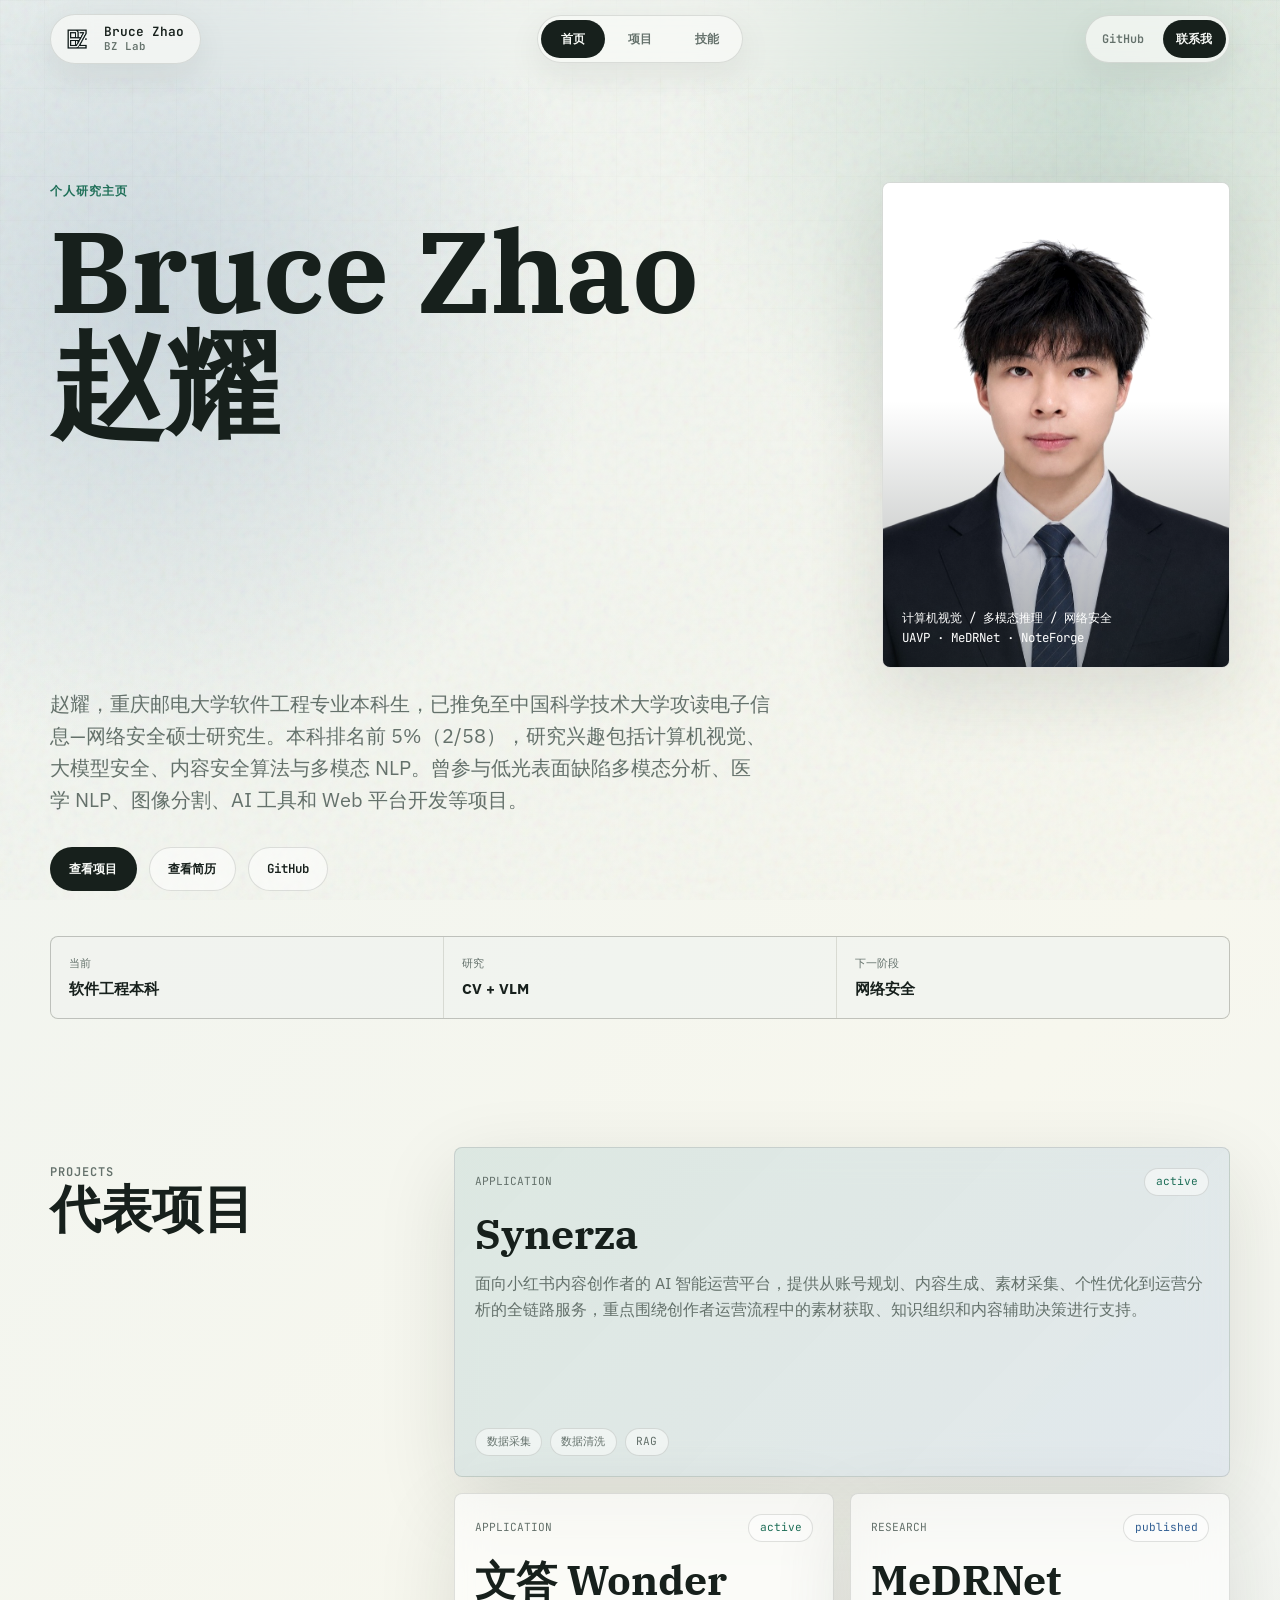
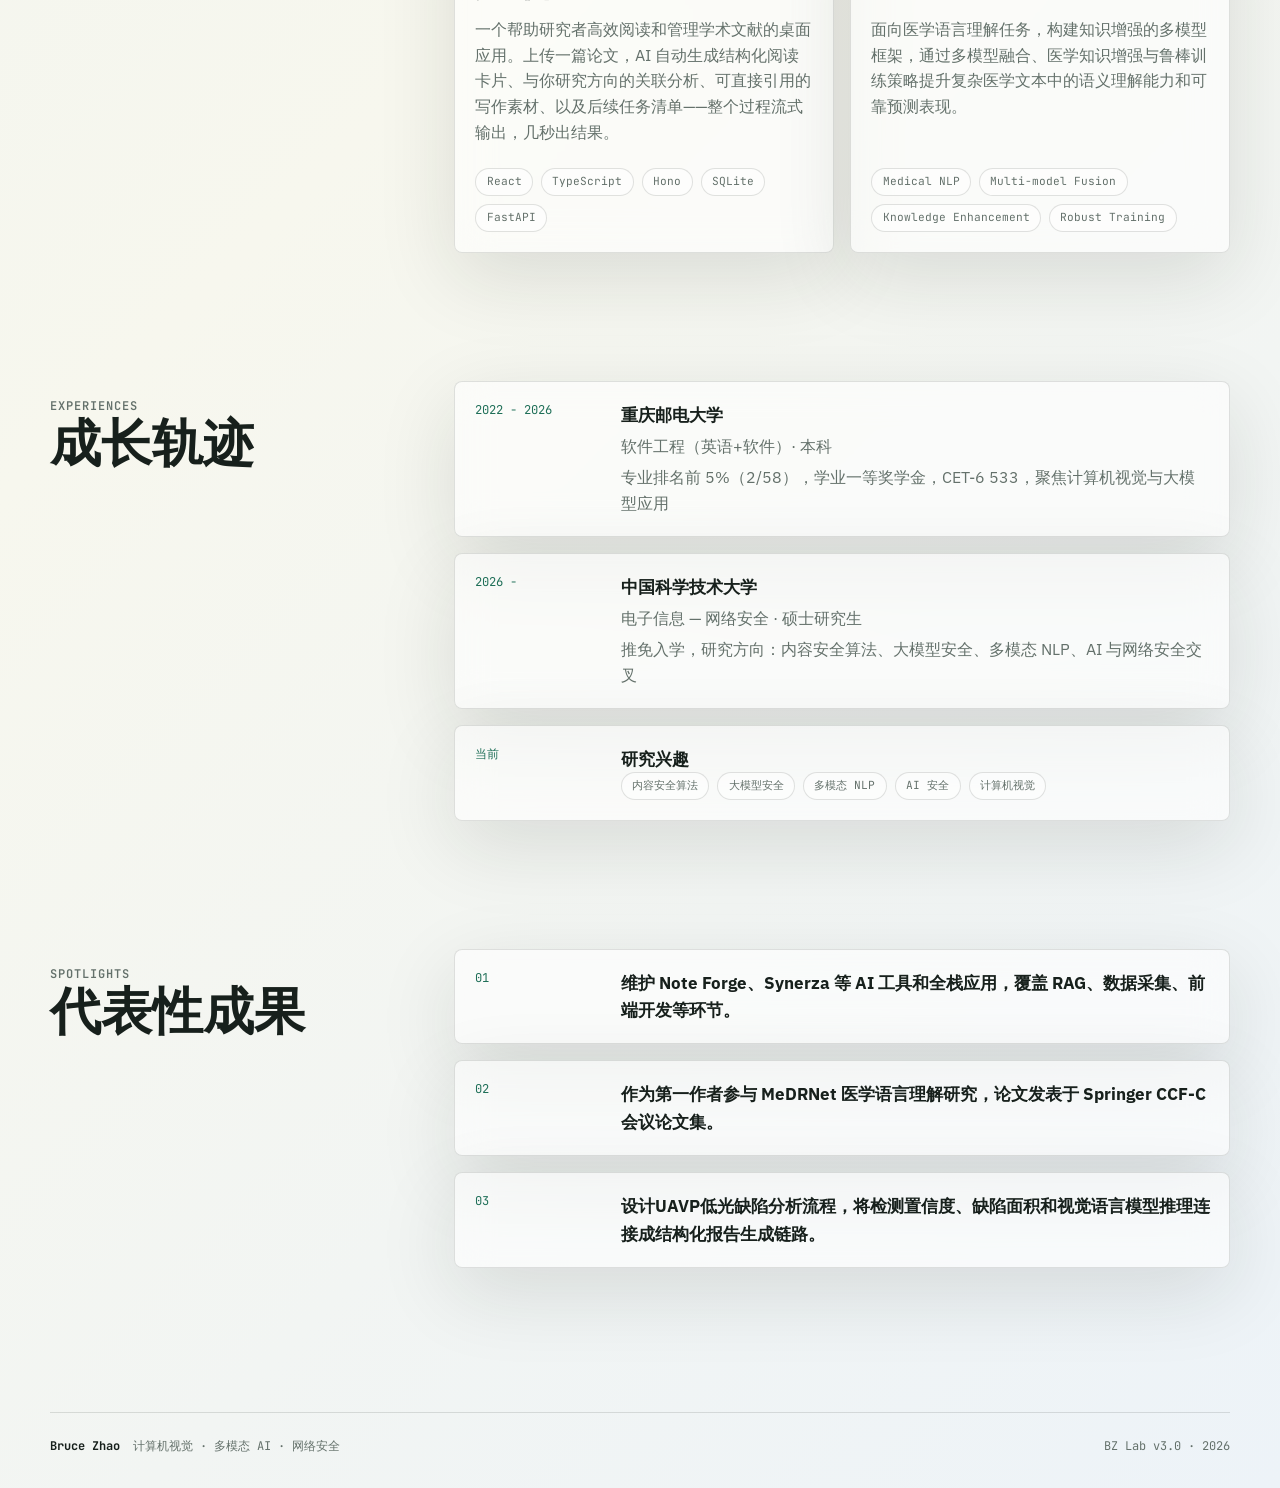
<file: index.html>
<!DOCTYPE html><html lang="zh-CN"> <head><meta charset="utf-8"><meta name="viewport" content="width=device-width, initial-scale=1.0"><meta name="description" content="赵耀，重庆邮电大学软件工程专业本科生，已推免至中国科学技术大学攻读电子信息—网络安全硕士研究生。本科排名前 5%（2/58），研究兴趣包括计算机视觉、大模型安全、内容安全算法与多模态 NLP。曾参与低光表面缺陷多模态分析、医学 NLP、图像分割、AI 工具和 Web 平台开发等项目。"><meta name="theme-color" content="#eef3f0"><meta property="og:title" content="Bruce Zhao · BZ Lab v3.0"><meta property="og:description" content="赵耀，重庆邮电大学软件工程专业本科生，已推免至中国科学技术大学攻读电子信息—网络安全硕士研究生。本科排名前 5%（2/58），研究兴趣包括计算机视觉、大模型安全、内容安全算法与多模态 NLP。曾参与低光表面缺陷多模态分析、医学 NLP、图像分割、AI 工具和 Web 平台开发等项目。"><meta property="og:type" content="website"><link rel="icon" href="/BZ_logo.png"><link rel="preconnect" href="https://fonts.googleapis.com"><link rel="preconnect" href="https://fonts.gstatic.com" crossorigin><link href="https://fonts.googleapis.com/css2?family=IBM+Plex+Sans:wght@400;500;600;700&family=IBM+Plex+Serif:wght@500;600;700&family=JetBrains+Mono:wght@400;500;600&display=swap" rel="stylesheet"><title>Bruce Zhao · BZ Lab v3.0</title><link rel="stylesheet" href="/_astro/index.DtD6YMmm.css"></head> <body> <div class="grain" aria-hidden="true"></div> <header class="site-header"> <a class="brand" href="/" aria-label="Bruce Zhao homepage"> <img src="/BZ_logo.png" alt=""> <span class="brand-text"> <span class="brand-name">Bruce Zhao</span> <span class="brand-subtitle">BZ Lab</span> </span> </a> <nav class="site-nav" aria-label="Primary navigation"> <a href="/" class="active">首页</a><a href="/projects" class>项目</a><a href="/resume" class>技能</a> </nav> <div class="header-actions"> <a class="header-link" href="https://github.com/BZ2116" target="_blank" rel="noopener noreferrer">GitHub</a> <a class="header-link primary" href="mailto:zhaoyao_2116@163.com">联系我</a> </div> </header> <main>  <section class="section hero"> <div class="hero-content"> <div class="hero-top"> <div class="hero-intro"> <p class="eyebrow">个人研究主页</p> <h1 class="hero-title">Bruce Zhao<br>赵耀</h1> </div> <aside class="panel hero-visual"> <img src="/img/BZ/26_1寸.jpg" alt="Bruce Zhao portrait"> <div class="visual-caption"> 计算机视觉 / 多模态推理 / 网络安全<br> UAVP · MeDRNet · NoteForge </div> </aside> </div> <p class="lead">赵耀，重庆邮电大学软件工程专业本科生，已推免至中国科学技术大学攻读电子信息—网络安全硕士研究生。本科排名前 5%（2/58），研究兴趣包括计算机视觉、大模型安全、内容安全算法与多模态 NLP。曾参与低光表面缺陷多模态分析、医学 NLP、图像分割、AI 工具和 Web 平台开发等项目。</p> <div class="button-row"> <a class="button primary" href="/projects">查看项目</a> <a class="button" href="/resume">查看简历</a> <a class="button" href="https://github.com/BZ2116" target="_blank" rel="noopener noreferrer">GitHub</a> </div> <div class="hero-meta" aria-label="Profile summary"> <div> <span>当前</span> <strong>软件工程本科</strong> </div> <div> <span>研究</span> <strong>CV + VLM</strong> </div> <div> <span>下一阶段</span> <strong>网络安全</strong> </div> </div> </div> </section> <section class="section split"> <div class="section-heading"> <p class="eyebrow">Projects</p> <h2>代表项目</h2> </div> <div class="work-grid"> <a href="/projects/synerza" class="project-card featured"> <div class="project-card-top"> <span class="project-kind">application</span> <span class="status active">active</span> </div> <h3>Synerza</h3> <p>面向小红书内容创作者的 AI 智能运营平台，提供从账号规划、内容生成、素材采集、个性优化到运营分析的全链路服务，重点围绕创作者运营流程中的素材获取、知识组织和内容辅助决策进行支持。</p> <div class="tag-list"> <span class="tag">数据采集</span><span class="tag">数据清洗</span><span class="tag">RAG</span> </div> </a><a href="/projects/wonder" class="project-card "> <div class="project-card-top"> <span class="project-kind">application</span> <span class="status active">active</span> </div> <h3>文答 Wonder</h3> <p>一个帮助研究者高效阅读和管理学术文献的桌面应用。上传一篇论文，AI 自动生成结构化阅读卡片、与你研究方向的关联分析、可直接引用的写作素材、以及后续任务清单——整个过程流式输出，几秒出结果。</p> <div class="tag-list"> <span class="tag">React</span><span class="tag">TypeScript</span><span class="tag">Hono</span><span class="tag">SQLite</span><span class="tag">FastAPI</span> </div> </a><a href="/projects/medrnet" class="project-card "> <div class="project-card-top"> <span class="project-kind">research</span> <span class="status published">published</span> </div> <h3>MeDRNet</h3> <p>面向医学语言理解任务，构建知识增强的多模型框架，通过多模型融合、医学知识增强与鲁棒训练策略提升复杂医学文本中的语义理解能力和可靠预测表现。</p> <div class="tag-list"> <span class="tag">Medical NLP</span><span class="tag">Multi-model Fusion</span><span class="tag">Knowledge Enhancement</span><span class="tag">Robust Training</span> </div> </a> </div> </section> <section class="section split"> <div class="section-heading"> <p class="eyebrow">Experiences</p> <h2>成长轨迹</h2> </div> <div class="timeline"> <article class="panel timeline-item"> <time>2022 - 2026</time> <div> <h3>重庆邮电大学</h3> <p>软件工程（英语+软件）· 本科</p> <p>专业排名前 5%（2/58），学业一等奖学金，CET-6 533，聚焦计算机视觉与大模型应用</p> </div> </article><article class="panel timeline-item"> <time>2026 -</time> <div> <h3>中国科学技术大学</h3> <p>电子信息 — 网络安全 · 硕士研究生</p> <p>推免入学，研究方向：内容安全算法、大模型安全、多模态 NLP、AI 与网络安全交叉</p> </div> </article> <article class="panel timeline-item"> <time>当前</time> <div> <h3>研究兴趣</h3> <div class="tag-list"> <span class="tag">内容安全算法</span><span class="tag">大模型安全</span><span class="tag">多模态 NLP</span><span class="tag">AI 安全</span><span class="tag">计算机视觉</span> </div> </div> </article> </div> </section> <section class="section split"> <div class="section-heading"> <p class="eyebrow">Spotlights</p> <h2>代表性成果</h2> </div> <div class="timeline"> <article class="panel timeline-item"> <time>01</time> <div> <h3>维护 Note Forge、Synerza 等 AI 工具和全栈应用，覆盖 RAG、数据采集、前端开发等环节。</h3> </div> </article><article class="panel timeline-item"> <time>02</time> <div> <h3>作为第一作者参与 MeDRNet 医学语言理解研究，论文发表于 Springer CCF-C 会议论文集。</h3> </div> </article><article class="panel timeline-item"> <time>03</time> <div> <h3>设计UAVP低光缺陷分析流程，将检测置信度、缺陷面积和视觉语言模型推理连接成结构化报告生成链路。</h3> </div> </article> </div> </section>  </main> <footer class="site-footer"> <div> <strong>Bruce Zhao</strong> <span>计算机视觉 · 多模态 AI · 网络安全</span> </div> <span>BZ Lab v3.0 · 2026</span> </footer> </body></html>
</file>
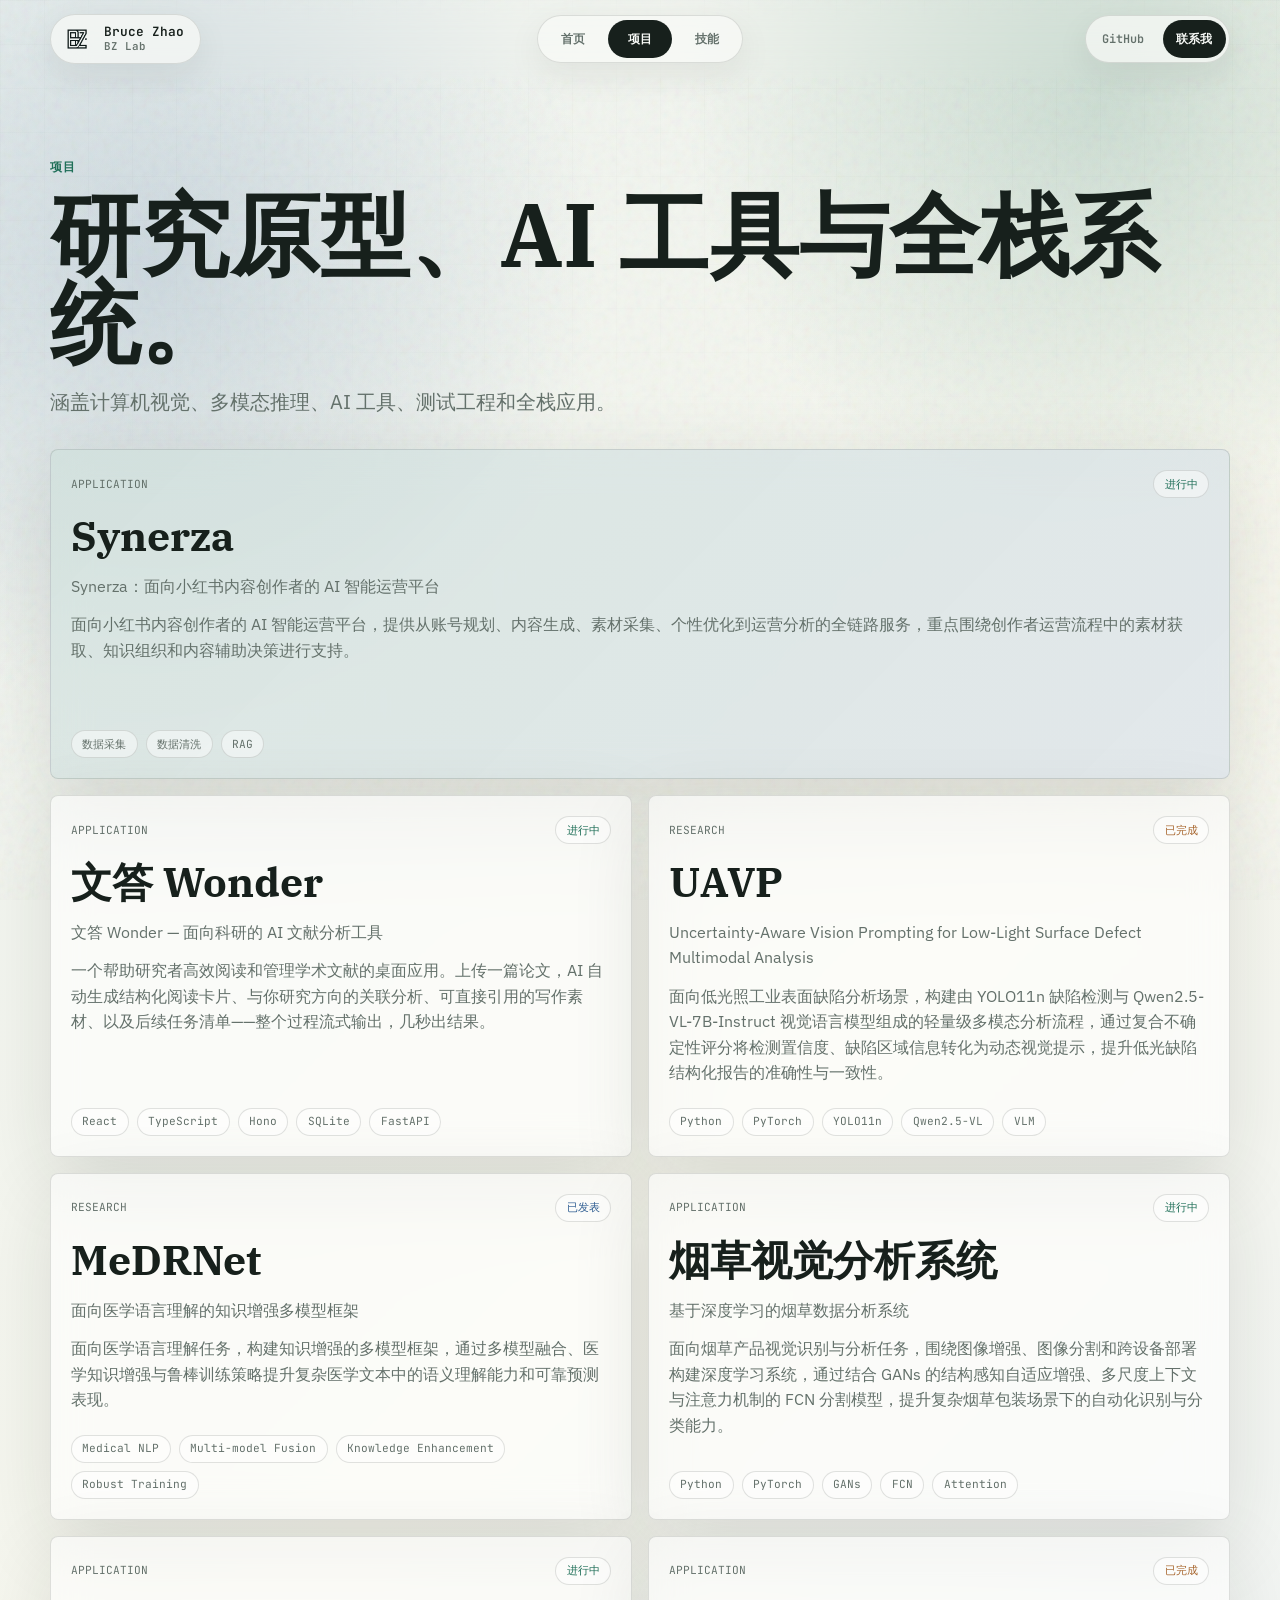
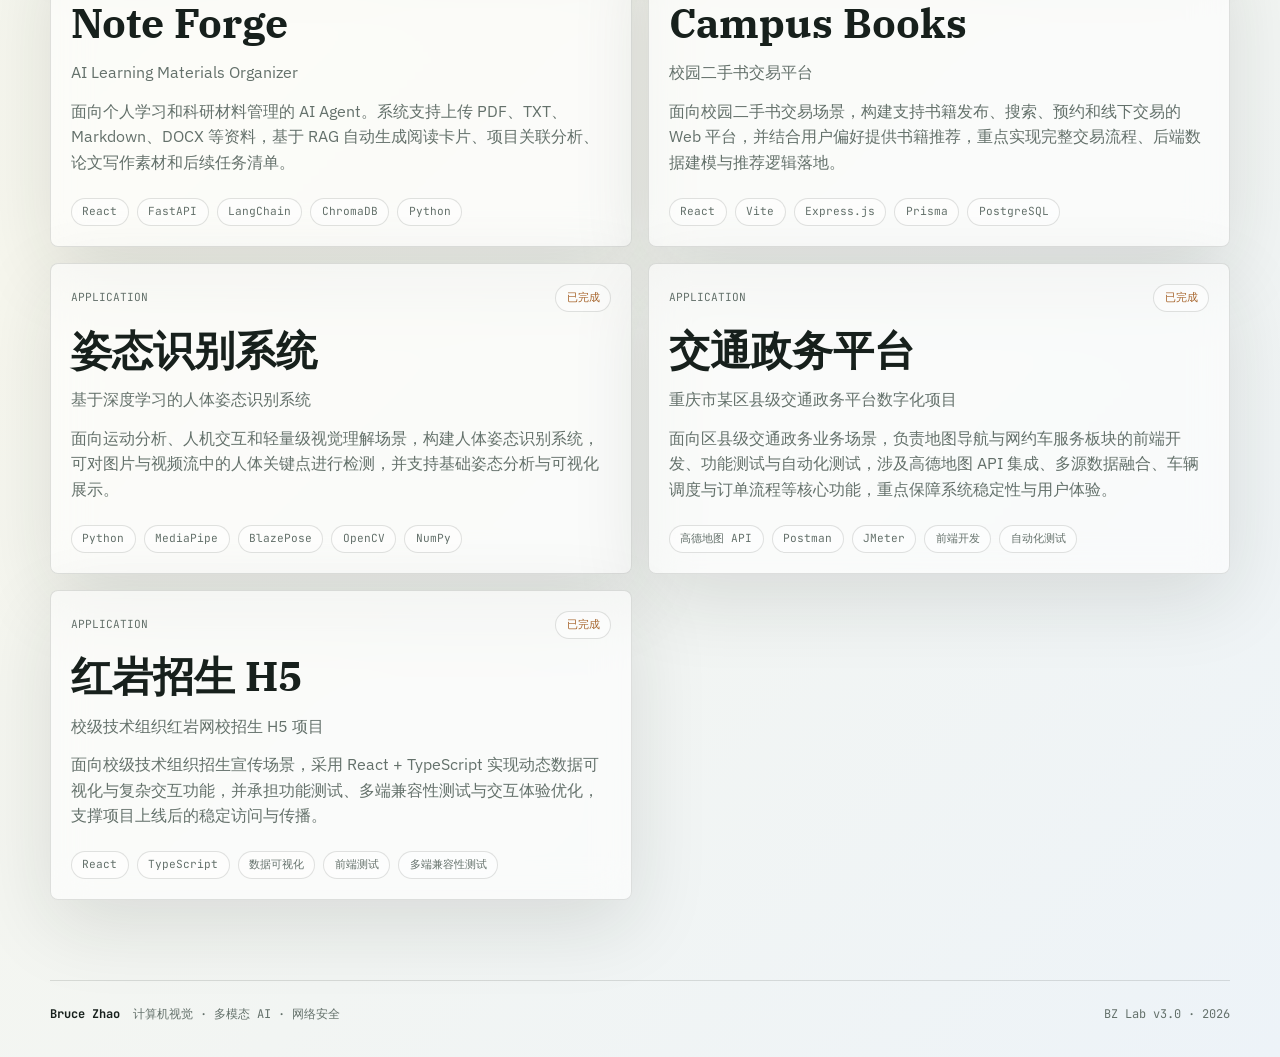
<file: projects/index.html>
<!DOCTYPE html><html lang="zh-CN"> <head><meta charset="utf-8"><meta name="viewport" content="width=device-width, initial-scale=1.0"><meta name="description" content="Bruce Zhao's personal homepage for computer vision, multimodal AI, and cybersecurity research."><meta name="theme-color" content="#eef3f0"><meta property="og:title" content="Projects · Bruce Zhao"><meta property="og:description" content="Bruce Zhao's personal homepage for computer vision, multimodal AI, and cybersecurity research."><meta property="og:type" content="website"><link rel="icon" href="/BZ_logo.png"><link rel="preconnect" href="https://fonts.googleapis.com"><link rel="preconnect" href="https://fonts.gstatic.com" crossorigin><link href="https://fonts.googleapis.com/css2?family=IBM+Plex+Sans:wght@400;500;600;700&family=IBM+Plex+Serif:wght@500;600;700&family=JetBrains+Mono:wght@400;500;600&display=swap" rel="stylesheet"><title>Projects · Bruce Zhao</title><link rel="stylesheet" href="/_astro/index.DtD6YMmm.css"></head> <body> <div class="grain" aria-hidden="true"></div> <header class="site-header"> <a class="brand" href="/" aria-label="Bruce Zhao homepage"> <img src="/BZ_logo.png" alt=""> <span class="brand-text"> <span class="brand-name">Bruce Zhao</span> <span class="brand-subtitle">BZ Lab</span> </span> </a> <nav class="site-nav" aria-label="Primary navigation"> <a href="/" class>首页</a><a href="/projects" class="active">项目</a><a href="/resume" class>技能</a> </nav> <div class="header-actions"> <a class="header-link" href="https://github.com/BZ2116" target="_blank" rel="noopener noreferrer">GitHub</a> <a class="header-link primary" href="mailto:zhaoyao_2116@163.com">联系我</a> </div> </header> <main>  <section class="section page-hero"> <p class="eyebrow">项目</p> <h1 class="page-title">研究原型、AI 工具与全栈系统。</h1> <p class="lead">涵盖计算机视觉、多模态推理、AI 工具、测试工程和全栈应用。</p> </section> <section class="section"> <div class="work-grid"> <a href="/projects/synerza" class="project-card featured">  <div class="project-card-top"> <span class="project-kind">application</span> <span class="status active">进行中</span> </div> <h3>Synerza</h3> <p>Synerza：面向小红书内容创作者的 AI 智能运营平台</p> <p>面向小红书内容创作者的 AI 智能运营平台，提供从账号规划、内容生成、素材采集、个性优化到运营分析的全链路服务，重点围绕创作者运营流程中的素材获取、知识组织和内容辅助决策进行支持。</p> <div class="tag-list"> <span class="tag">数据采集</span><span class="tag">数据清洗</span><span class="tag">RAG</span> </div> </a><a href="/projects/wonder" class="project-card ">  <div class="project-card-top"> <span class="project-kind">application</span> <span class="status active">进行中</span> </div> <h3>文答 Wonder</h3> <p>文答 Wonder — 面向科研的 AI 文献分析工具</p> <p>一个帮助研究者高效阅读和管理学术文献的桌面应用。上传一篇论文，AI 自动生成结构化阅读卡片、与你研究方向的关联分析、可直接引用的写作素材、以及后续任务清单——整个过程流式输出，几秒出结果。</p> <div class="tag-list"> <span class="tag">React</span><span class="tag">TypeScript</span><span class="tag">Hono</span><span class="tag">SQLite</span><span class="tag">FastAPI</span> </div> </a><a href="/projects/uavp" class="project-card ">  <div class="project-card-top"> <span class="project-kind">research</span> <span class="status completed">已完成</span> </div> <h3>UAVP</h3> <p>Uncertainty-Aware Vision Prompting for Low-Light Surface Defect Multimodal Analysis</p> <p>面向低光照工业表面缺陷分析场景，构建由 YOLO11n 缺陷检测与 Qwen2.5-VL-7B-Instruct 视觉语言模型组成的轻量级多模态分析流程，通过复合不确定性评分将检测置信度、缺陷区域信息转化为动态视觉提示，提升低光缺陷结构化报告的准确性与一致性。</p> <div class="tag-list"> <span class="tag">Python</span><span class="tag">PyTorch</span><span class="tag">YOLO11n</span><span class="tag">Qwen2.5-VL</span><span class="tag">VLM</span> </div> </a><a href="/projects/medrnet" class="project-card ">  <div class="project-card-top"> <span class="project-kind">research</span> <span class="status published">已发表</span> </div> <h3>MeDRNet</h3> <p>面向医学语言理解的知识增强多模型框架</p> <p>面向医学语言理解任务，构建知识增强的多模型框架，通过多模型融合、医学知识增强与鲁棒训练策略提升复杂医学文本中的语义理解能力和可靠预测表现。</p> <div class="tag-list"> <span class="tag">Medical NLP</span><span class="tag">Multi-model Fusion</span><span class="tag">Knowledge Enhancement</span><span class="tag">Robust Training</span> </div> </a><a href="/projects/tobacco-vision" class="project-card ">  <div class="project-card-top"> <span class="project-kind">application</span> <span class="status active">进行中</span> </div> <h3>烟草视觉分析系统</h3> <p>基于深度学习的烟草数据分析系统</p> <p>面向烟草产品视觉识别与分析任务，围绕图像增强、图像分割和跨设备部署构建深度学习系统，通过结合 GANs 的结构感知自适应增强、多尺度上下文与注意力机制的 FCN 分割模型，提升复杂烟草包装场景下的自动化识别与分类能力。</p> <div class="tag-list"> <span class="tag">Python</span><span class="tag">PyTorch</span><span class="tag">GANs</span><span class="tag">FCN</span><span class="tag">Attention</span> </div> </a><a href="/projects/note-forge" class="project-card ">  <div class="project-card-top"> <span class="project-kind">application</span> <span class="status active">进行中</span> </div> <h3>Note Forge</h3> <p>AI Learning Materials Organizer</p> <p>面向个人学习和科研材料管理的 AI Agent。系统支持上传 PDF、TXT、Markdown、DOCX 等资料，基于 RAG 自动生成阅读卡片、项目关联分析、论文写作素材和后续任务清单。</p> <div class="tag-list"> <span class="tag">React</span><span class="tag">FastAPI</span><span class="tag">LangChain</span><span class="tag">ChromaDB</span><span class="tag">Python</span> </div> </a><a href="/projects/campus-books" class="project-card ">  <div class="project-card-top"> <span class="project-kind">application</span> <span class="status completed">已完成</span> </div> <h3>Campus Books</h3> <p>校园二手书交易平台</p> <p>面向校园二手书交易场景，构建支持书籍发布、搜索、预约和线下交易的 Web 平台，并结合用户偏好提供书籍推荐，重点实现完整交易流程、后端数据建模与推荐逻辑落地。</p> <div class="tag-list"> <span class="tag">React</span><span class="tag">Vite</span><span class="tag">Express.js</span><span class="tag">Prisma</span><span class="tag">PostgreSQL</span> </div> </a><a href="/projects/pose-recognition" class="project-card ">  <div class="project-card-top"> <span class="project-kind">application</span> <span class="status completed">已完成</span> </div> <h3>姿态识别系统</h3> <p>基于深度学习的人体姿态识别系统</p> <p>面向运动分析、人机交互和轻量级视觉理解场景，构建人体姿态识别系统，可对图片与视频流中的人体关键点进行检测，并支持基础姿态分析与可视化展示。</p> <div class="tag-list"> <span class="tag">Python</span><span class="tag">MediaPipe</span><span class="tag">BlazePose</span><span class="tag">OpenCV</span><span class="tag">NumPy</span> </div> </a><a href="/projects/transport-gov" class="project-card ">  <div class="project-card-top"> <span class="project-kind">application</span> <span class="status completed">已完成</span> </div> <h3>交通政务平台</h3> <p>重庆市某区县级交通政务平台数字化项目</p> <p>面向区县级交通政务业务场景，负责地图导航与网约车服务板块的前端开发、功能测试与自动化测试，涉及高德地图 API 集成、多源数据融合、车辆调度与订单流程等核心功能，重点保障系统稳定性与用户体验。</p> <div class="tag-list"> <span class="tag">高德地图 API</span><span class="tag">Postman</span><span class="tag">JMeter</span><span class="tag">前端开发</span><span class="tag">自动化测试</span> </div> </a><a href="/projects/hongyan-h5" class="project-card ">  <div class="project-card-top"> <span class="project-kind">application</span> <span class="status completed">已完成</span> </div> <h3>红岩招生 H5</h3> <p>校级技术组织红岩网校招生 H5 项目</p> <p>面向校级技术组织招生宣传场景，采用 React + TypeScript 实现动态数据可视化与复杂交互功能，并承担功能测试、多端兼容性测试与交互体验优化，支撑项目上线后的稳定访问与传播。</p> <div class="tag-list"> <span class="tag">React</span><span class="tag">TypeScript</span><span class="tag">数据可视化</span><span class="tag">前端测试</span><span class="tag">多端兼容性测试</span> </div> </a> </div> </section>  </main> <footer class="site-footer"> <div> <strong>Bruce Zhao</strong> <span>计算机视觉 · 多模态 AI · 网络安全</span> </div> <span>BZ Lab v3.0 · 2026</span> </footer> </body></html>
</file>
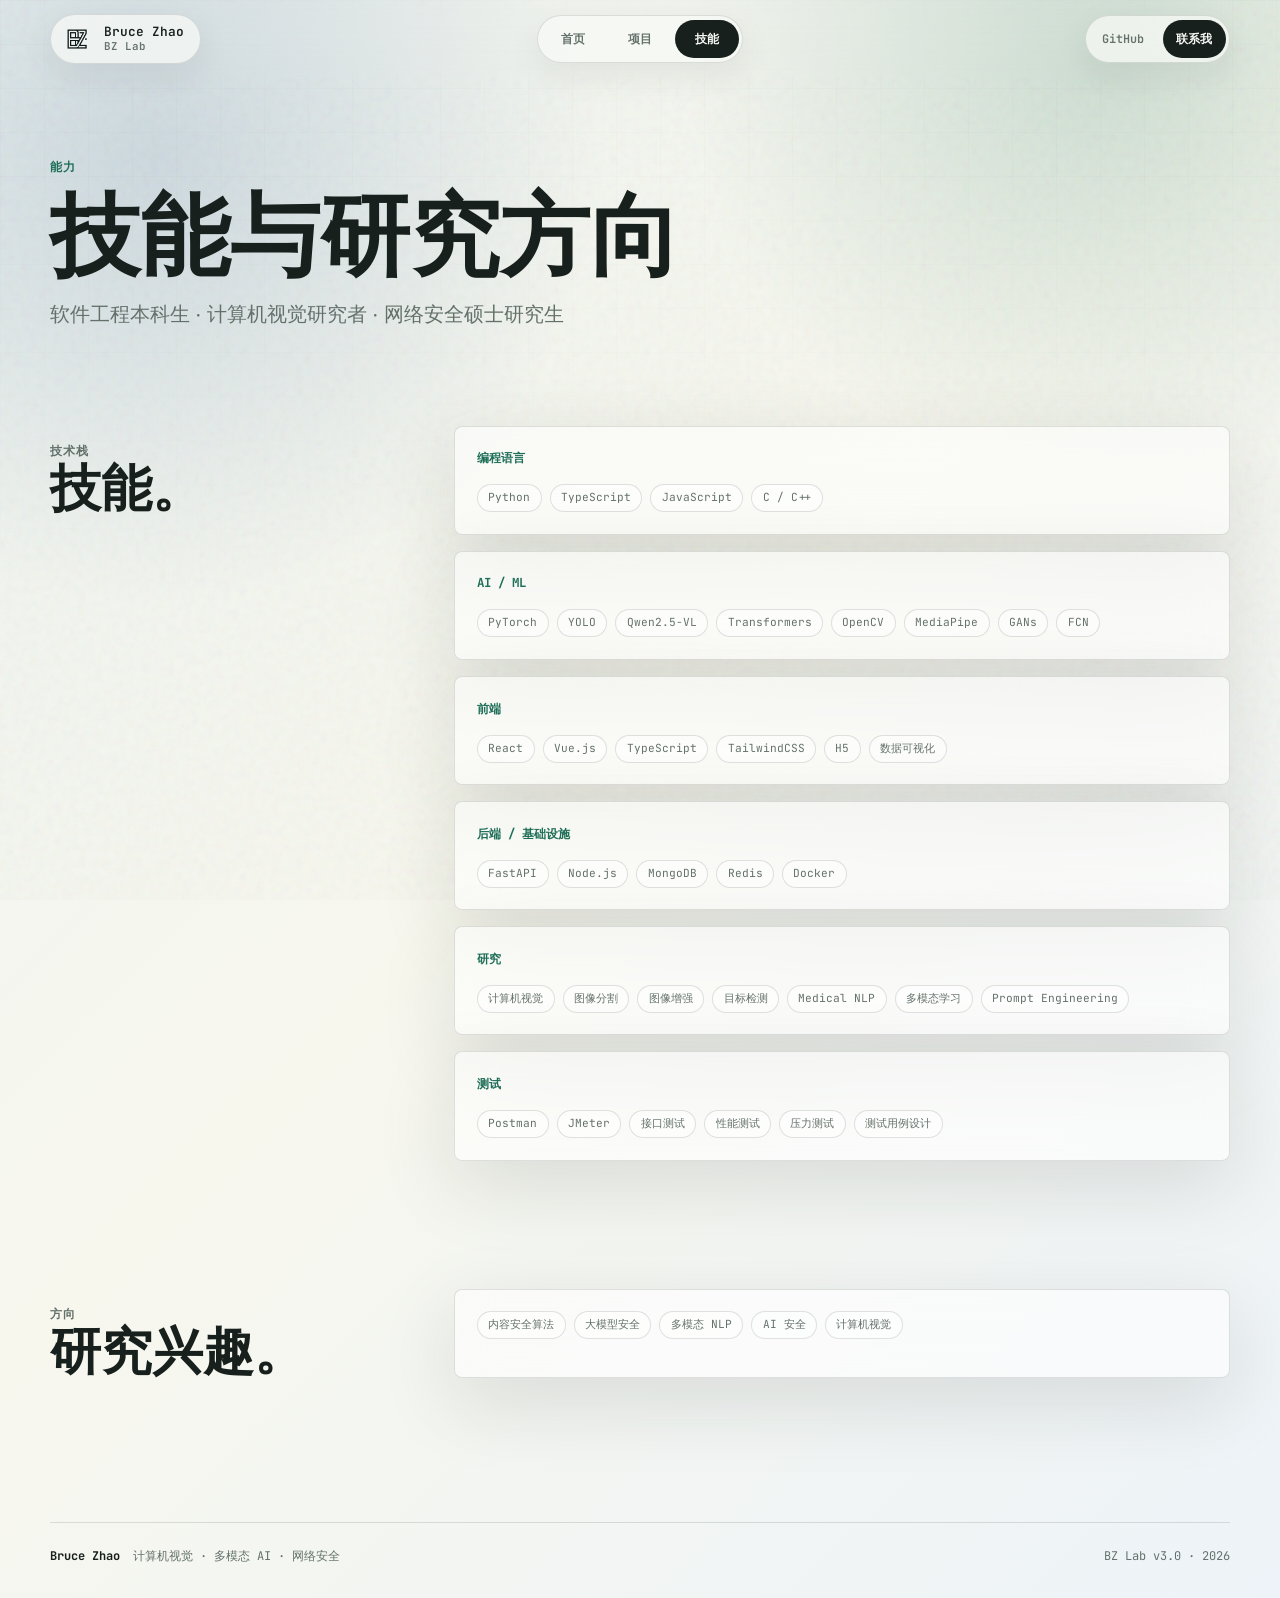
<file: resume/index.html>
<!DOCTYPE html><html lang="zh-CN"> <head><meta charset="utf-8"><meta name="viewport" content="width=device-width, initial-scale=1.0"><meta name="description" content="技术栈与研究方向"><meta name="theme-color" content="#eef3f0"><meta property="og:title" content="技能 · Bruce Zhao"><meta property="og:description" content="技术栈与研究方向"><meta property="og:type" content="website"><link rel="icon" href="/BZ_logo.png"><link rel="preconnect" href="https://fonts.googleapis.com"><link rel="preconnect" href="https://fonts.gstatic.com" crossorigin><link href="https://fonts.googleapis.com/css2?family=IBM+Plex+Sans:wght@400;500;600;700&family=IBM+Plex+Serif:wght@500;600;700&family=JetBrains+Mono:wght@400;500;600&display=swap" rel="stylesheet"><title>技能 · Bruce Zhao</title><link rel="stylesheet" href="/_astro/index.DtD6YMmm.css"></head> <body> <div class="grain" aria-hidden="true"></div> <header class="site-header"> <a class="brand" href="/" aria-label="Bruce Zhao homepage"> <img src="/BZ_logo.png" alt=""> <span class="brand-text"> <span class="brand-name">Bruce Zhao</span> <span class="brand-subtitle">BZ Lab</span> </span> </a> <nav class="site-nav" aria-label="Primary navigation"> <a href="/" class>首页</a><a href="/projects" class>项目</a><a href="/resume" class="active">技能</a> </nav> <div class="header-actions"> <a class="header-link" href="https://github.com/BZ2116" target="_blank" rel="noopener noreferrer">GitHub</a> <a class="header-link primary" href="mailto:zhaoyao_2116@163.com">联系我</a> </div> </header> <main>  <section class="section page-hero"> <p class="eyebrow">能力</p> <h1 class="page-title">技能与研究方向</h1> <p class="lead">软件工程本科生 · 计算机视觉研究者 · 网络安全硕士研究生</p> </section> <section class="section split"> <div class="section-heading"> <p class="eyebrow">技术栈</p> <h2>技能。</h2> </div> <div class="resume-list"> <article class="resume-block"> <h2>编程语言</h2> <div class="tag-list"> <span class="tag">Python</span><span class="tag">TypeScript</span><span class="tag">JavaScript</span><span class="tag">C / C++</span> </div> </article><article class="resume-block"> <h2>AI / ML</h2> <div class="tag-list"> <span class="tag">PyTorch</span><span class="tag">YOLO</span><span class="tag">Qwen2.5-VL</span><span class="tag">Transformers</span><span class="tag">OpenCV</span><span class="tag">MediaPipe</span><span class="tag">GANs</span><span class="tag">FCN</span> </div> </article><article class="resume-block"> <h2>前端</h2> <div class="tag-list"> <span class="tag">React</span><span class="tag">Vue.js</span><span class="tag">TypeScript</span><span class="tag">TailwindCSS</span><span class="tag">H5</span><span class="tag">数据可视化</span> </div> </article><article class="resume-block"> <h2>后端 / 基础设施</h2> <div class="tag-list"> <span class="tag">FastAPI</span><span class="tag">Node.js</span><span class="tag">MongoDB</span><span class="tag">Redis</span><span class="tag">Docker</span> </div> </article><article class="resume-block"> <h2>研究</h2> <div class="tag-list"> <span class="tag">计算机视觉</span><span class="tag">图像分割</span><span class="tag">图像增强</span><span class="tag">目标检测</span><span class="tag">Medical NLP</span><span class="tag">多模态学习</span><span class="tag">Prompt Engineering</span> </div> </article><article class="resume-block"> <h2>测试</h2> <div class="tag-list"> <span class="tag">Postman</span><span class="tag">JMeter</span><span class="tag">接口测试</span><span class="tag">性能测试</span><span class="tag">压力测试</span><span class="tag">测试用例设计</span> </div> </article> </div> </section> <section class="section split"> <div class="section-heading"> <p class="eyebrow">方向</p> <h2>研究兴趣。</h2> </div> <div class="resume-list"> <article class="resume-block"> <div class="tag-list"> <span class="tag">内容安全算法</span><span class="tag">大模型安全</span><span class="tag">多模态 NLP</span><span class="tag">AI 安全</span><span class="tag">计算机视觉</span> </div> </article> </div> </section>  </main> <footer class="site-footer"> <div> <strong>Bruce Zhao</strong> <span>计算机视觉 · 多模态 AI · 网络安全</span> </div> <span>BZ Lab v3.0 · 2026</span> </footer> </body></html>
</file>
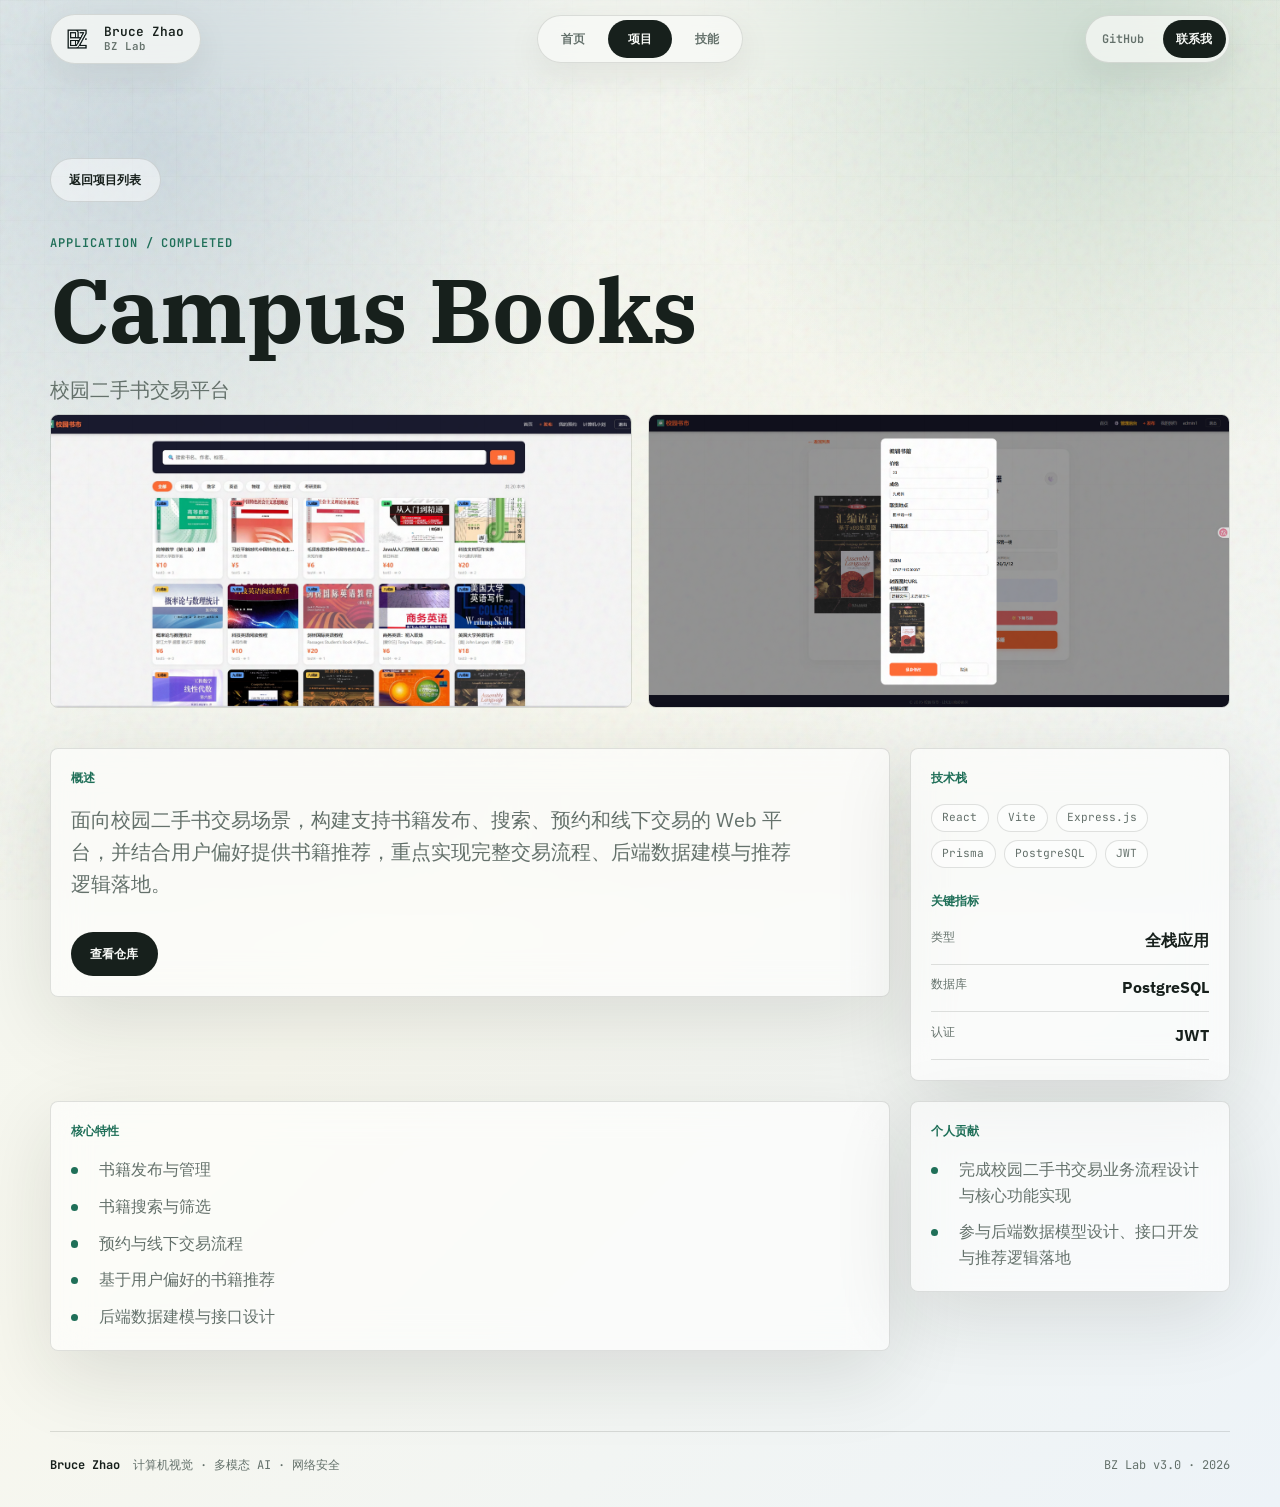
<file: projects/campus-books/index.html>
<!DOCTYPE html><html lang="zh-CN"> <head><meta charset="utf-8"><meta name="viewport" content="width=device-width, initial-scale=1.0"><meta name="description" content="面向校园二手书交易场景，构建支持书籍发布、搜索、预约和线下交易的 Web 平台，并结合用户偏好提供书籍推荐，重点实现完整交易流程、后端数据建模与推荐逻辑落地。"><meta name="theme-color" content="#eef3f0"><meta property="og:title" content="Campus Books · Bruce Zhao"><meta property="og:description" content="面向校园二手书交易场景，构建支持书籍发布、搜索、预约和线下交易的 Web 平台，并结合用户偏好提供书籍推荐，重点实现完整交易流程、后端数据建模与推荐逻辑落地。"><meta property="og:type" content="website"><link rel="icon" href="/BZ_logo.png"><link rel="preconnect" href="https://fonts.googleapis.com"><link rel="preconnect" href="https://fonts.gstatic.com" crossorigin><link href="https://fonts.googleapis.com/css2?family=IBM+Plex+Sans:wght@400;500;600;700&family=IBM+Plex+Serif:wght@500;600;700&family=JetBrains+Mono:wght@400;500;600&display=swap" rel="stylesheet"><title>Campus Books · Bruce Zhao</title><link rel="stylesheet" href="/_astro/index.DtD6YMmm.css"></head> <body> <div class="grain" aria-hidden="true"></div> <header class="site-header"> <a class="brand" href="/" aria-label="Bruce Zhao homepage"> <img src="/BZ_logo.png" alt=""> <span class="brand-text"> <span class="brand-name">Bruce Zhao</span> <span class="brand-subtitle">BZ Lab</span> </span> </a> <nav class="site-nav" aria-label="Primary navigation"> <a href="/" class>首页</a><a href="/projects" class="active">项目</a><a href="/resume" class>技能</a> </nav> <div class="header-actions"> <a class="header-link" href="https://github.com/BZ2116" target="_blank" rel="noopener noreferrer">GitHub</a> <a class="header-link primary" href="mailto:zhaoyao_2116@163.com">联系我</a> </div> </header> <main>  <section class="section page-hero compact"> <a class="button" href="/projects">返回项目列表</a> <p class="eyebrow" style="margin-top: 2rem;">application / completed</p> <h1 class="page-title">Campus Books</h1> <p class="lead">校园二手书交易平台</p> </section> <section class="section project-gallery"> <img src="/img/projects/11.png" alt="Campus Books 项目截图" loading="lazy"><img src="/img/projects/12.png" alt="Campus Books 项目截图" loading="lazy"> </section><section class="section project-page-grid"> <article class="detail-card"> <h2>概述</h2> <p class="lead" style="margin-top: 0;">面向校园二手书交易场景，构建支持书籍发布、搜索、预约和线下交易的 Web 平台，并结合用户偏好提供书籍推荐，重点实现完整交易流程、后端数据建模与推荐逻辑落地。</p> <div class="button-row"> <a class="button primary" href="https://github.com/BZ2116/campus-books" target="_blank" rel="noopener noreferrer"> 查看仓库 </a> </div> </article> <aside class="detail-card"> <h2>技术栈</h2> <div class="tag-list"> <span class="tag">React</span><span class="tag">Vite</span><span class="tag">Express.js</span><span class="tag">Prisma</span><span class="tag">PostgreSQL</span><span class="tag">JWT</span> </div> <h2 style="margin-top: 1.5rem;">关键指标</h2> <div class="metric-list"> <div> <span>类型</span> <strong>全栈应用</strong> </div><div> <span>数据库</span> <strong>PostgreSQL</strong> </div><div> <span>认证</span> <strong>JWT</strong> </div> </div> </aside> <section class="detail-card"> <h2>核心特性</h2> <ul class="clean-list"> <li>书籍发布与管理</li><li>书籍搜索与筛选</li><li>预约与线下交易流程</li><li>基于用户偏好的书籍推荐</li><li>后端数据建模与接口设计</li> </ul> </section> <section class="detail-card"> <h2>个人贡献</h2> <ul class="clean-list"> <li>完成校园二手书交易业务流程设计与核心功能实现</li><li>参与后端数据模型设计、接口开发与推荐逻辑落地</li> </ul> </section> </section>  </main> <footer class="site-footer"> <div> <strong>Bruce Zhao</strong> <span>计算机视觉 · 多模态 AI · 网络安全</span> </div> <span>BZ Lab v3.0 · 2026</span> </footer> </body></html>
</file>
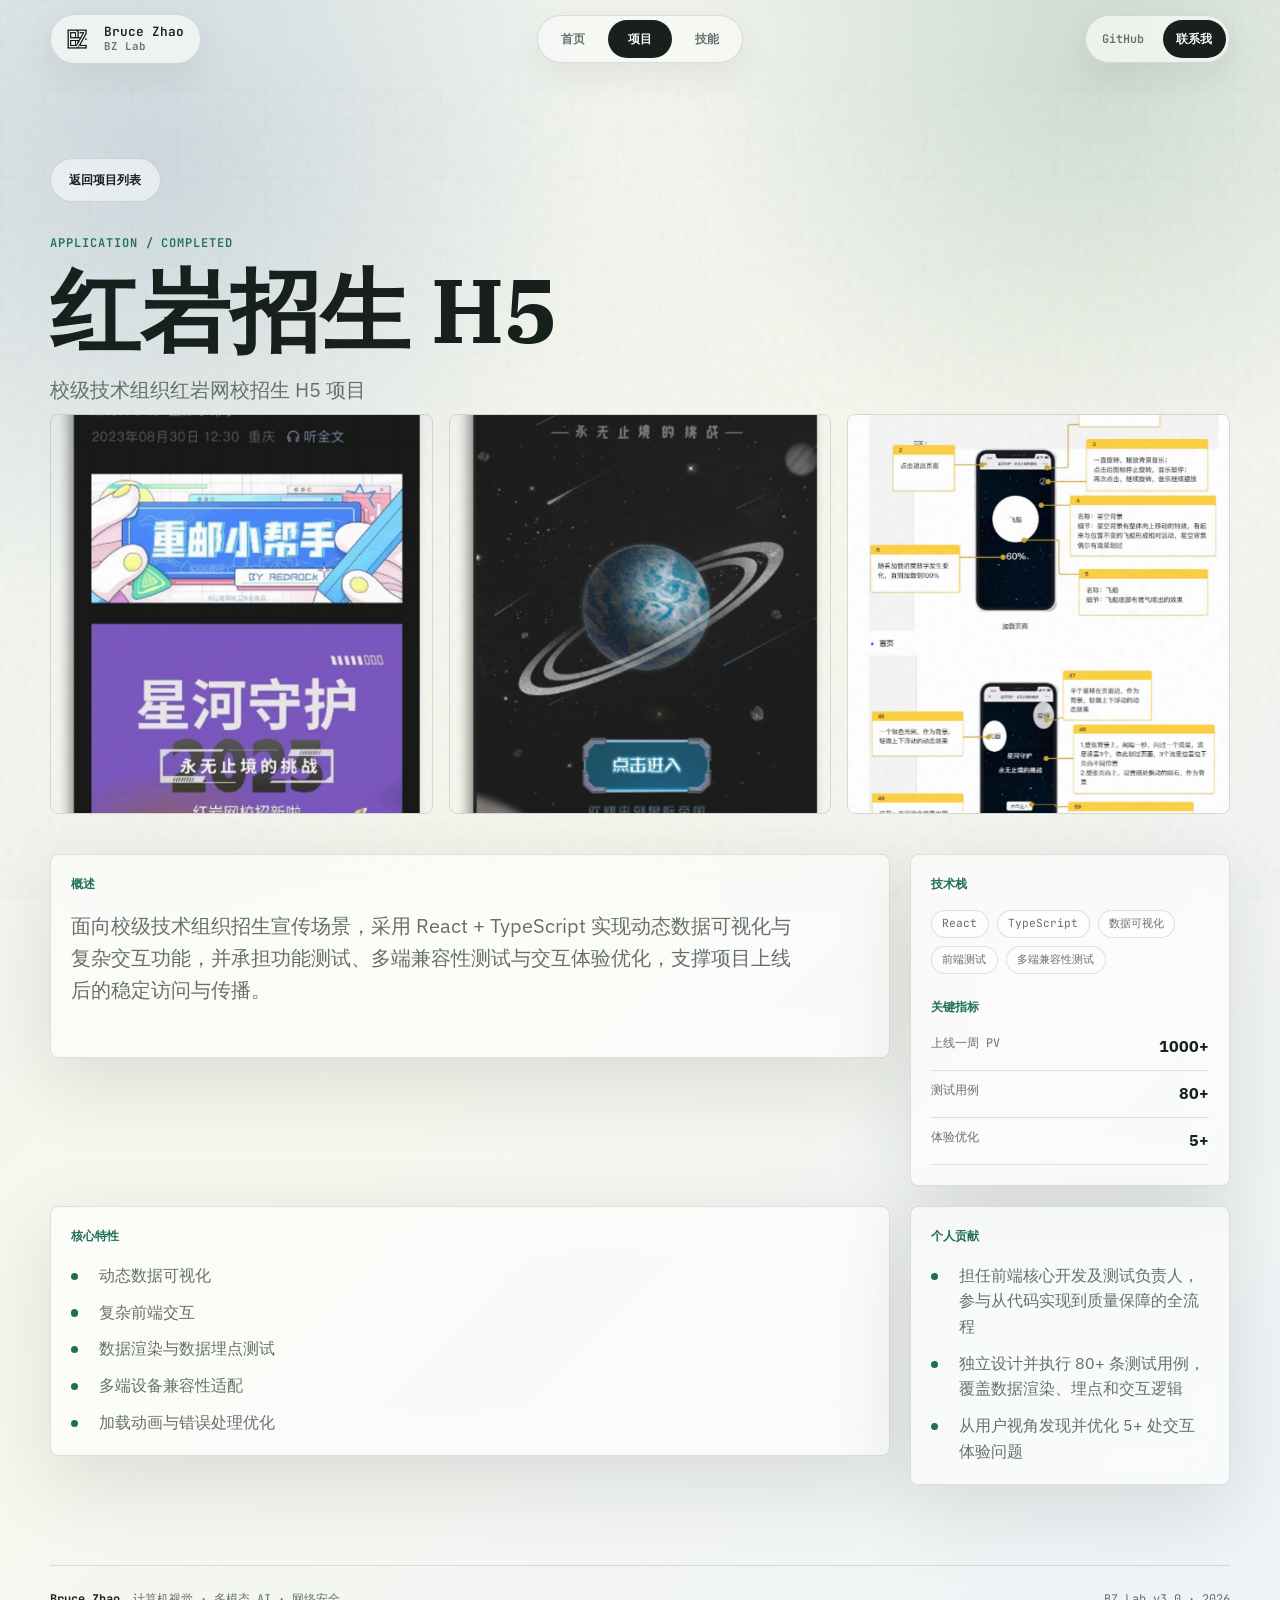
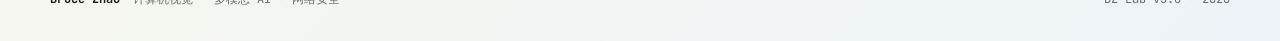
<file: projects/hongyan-h5/index.html>
<!DOCTYPE html><html lang="zh-CN"> <head><meta charset="utf-8"><meta name="viewport" content="width=device-width, initial-scale=1.0"><meta name="description" content="面向校级技术组织招生宣传场景，采用 React + TypeScript 实现动态数据可视化与复杂交互功能，并承担功能测试、多端兼容性测试与交互体验优化，支撑项目上线后的稳定访问与传播。"><meta name="theme-color" content="#eef3f0"><meta property="og:title" content="红岩招生 H5 · Bruce Zhao"><meta property="og:description" content="面向校级技术组织招生宣传场景，采用 React + TypeScript 实现动态数据可视化与复杂交互功能，并承担功能测试、多端兼容性测试与交互体验优化，支撑项目上线后的稳定访问与传播。"><meta property="og:type" content="website"><link rel="icon" href="/BZ_logo.png"><link rel="preconnect" href="https://fonts.googleapis.com"><link rel="preconnect" href="https://fonts.gstatic.com" crossorigin><link href="https://fonts.googleapis.com/css2?family=IBM+Plex+Sans:wght@400;500;600;700&family=IBM+Plex+Serif:wght@500;600;700&family=JetBrains+Mono:wght@400;500;600&display=swap" rel="stylesheet"><title>红岩招生 H5 · Bruce Zhao</title><link rel="stylesheet" href="/_astro/index.DtD6YMmm.css"></head> <body> <div class="grain" aria-hidden="true"></div> <header class="site-header"> <a class="brand" href="/" aria-label="Bruce Zhao homepage"> <img src="/BZ_logo.png" alt=""> <span class="brand-text"> <span class="brand-name">Bruce Zhao</span> <span class="brand-subtitle">BZ Lab</span> </span> </a> <nav class="site-nav" aria-label="Primary navigation"> <a href="/" class>首页</a><a href="/projects" class="active">项目</a><a href="/resume" class>技能</a> </nav> <div class="header-actions"> <a class="header-link" href="https://github.com/BZ2116" target="_blank" rel="noopener noreferrer">GitHub</a> <a class="header-link primary" href="mailto:zhaoyao_2116@163.com">联系我</a> </div> </header> <main>  <section class="section page-hero compact"> <a class="button" href="/projects">返回项目列表</a> <p class="eyebrow" style="margin-top: 2rem;">application / completed</p> <h1 class="page-title">红岩招生 H5</h1> <p class="lead">校级技术组织红岩网校招生 H5 项目</p> </section> <section class="section project-gallery"> <img src="/img/projects/5.png" alt="红岩招生 H5 项目截图" loading="lazy"><img src="/img/projects/6.png" alt="红岩招生 H5 项目截图" loading="lazy"><img src="/img/projects/7.png" alt="红岩招生 H5 项目截图" loading="lazy"> </section><section class="section project-page-grid"> <article class="detail-card"> <h2>概述</h2> <p class="lead" style="margin-top: 0;">面向校级技术组织招生宣传场景，采用 React + TypeScript 实现动态数据可视化与复杂交互功能，并承担功能测试、多端兼容性测试与交互体验优化，支撑项目上线后的稳定访问与传播。</p> <div class="button-row">  </div> </article> <aside class="detail-card"> <h2>技术栈</h2> <div class="tag-list"> <span class="tag">React</span><span class="tag">TypeScript</span><span class="tag">数据可视化</span><span class="tag">前端测试</span><span class="tag">多端兼容性测试</span> </div> <h2 style="margin-top: 1.5rem;">关键指标</h2> <div class="metric-list"> <div> <span>上线一周 PV</span> <strong>1000+</strong> </div><div> <span>测试用例</span> <strong>80+</strong> </div><div> <span>体验优化</span> <strong>5+</strong> </div> </div> </aside> <section class="detail-card"> <h2>核心特性</h2> <ul class="clean-list"> <li>动态数据可视化</li><li>复杂前端交互</li><li>数据渲染与数据埋点测试</li><li>多端设备兼容性适配</li><li>加载动画与错误处理优化</li> </ul> </section> <section class="detail-card"> <h2>个人贡献</h2> <ul class="clean-list"> <li>担任前端核心开发及测试负责人，参与从代码实现到质量保障的全流程</li><li>独立设计并执行 80+ 条测试用例，覆盖数据渲染、埋点和交互逻辑</li><li>从用户视角发现并优化 5+ 处交互体验问题</li> </ul> </section> </section>  </main> <footer class="site-footer"> <div> <strong>Bruce Zhao</strong> <span>计算机视觉 · 多模态 AI · 网络安全</span> </div> <span>BZ Lab v3.0 · 2026</span> </footer> </body></html>
</file>
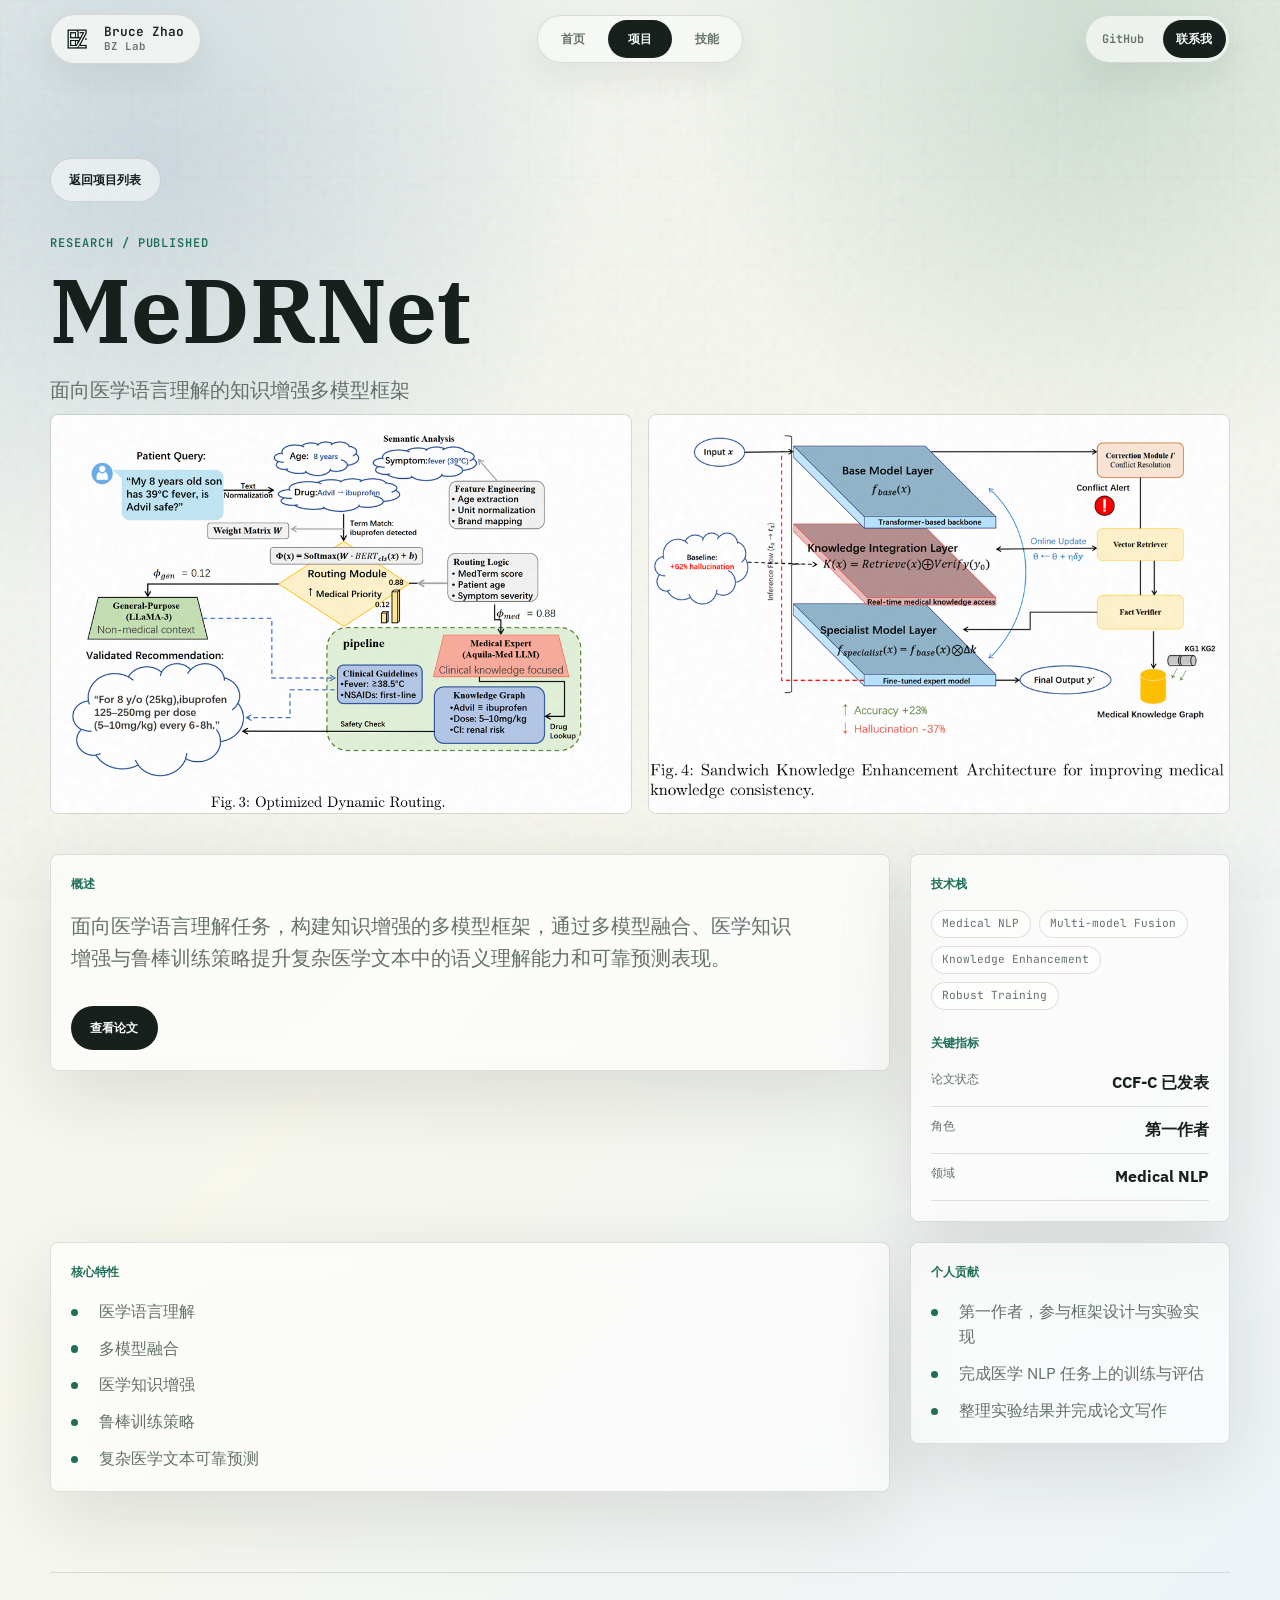
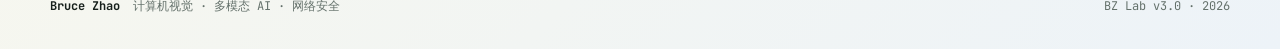
<file: projects/medrnet/index.html>
<!DOCTYPE html><html lang="zh-CN"> <head><meta charset="utf-8"><meta name="viewport" content="width=device-width, initial-scale=1.0"><meta name="description" content="面向医学语言理解任务，构建知识增强的多模型框架，通过多模型融合、医学知识增强与鲁棒训练策略提升复杂医学文本中的语义理解能力和可靠预测表现。"><meta name="theme-color" content="#eef3f0"><meta property="og:title" content="MeDRNet · Bruce Zhao"><meta property="og:description" content="面向医学语言理解任务，构建知识增强的多模型框架，通过多模型融合、医学知识增强与鲁棒训练策略提升复杂医学文本中的语义理解能力和可靠预测表现。"><meta property="og:type" content="website"><link rel="icon" href="/BZ_logo.png"><link rel="preconnect" href="https://fonts.googleapis.com"><link rel="preconnect" href="https://fonts.gstatic.com" crossorigin><link href="https://fonts.googleapis.com/css2?family=IBM+Plex+Sans:wght@400;500;600;700&family=IBM+Plex+Serif:wght@500;600;700&family=JetBrains+Mono:wght@400;500;600&display=swap" rel="stylesheet"><title>MeDRNet · Bruce Zhao</title><link rel="stylesheet" href="/_astro/index.DtD6YMmm.css"></head> <body> <div class="grain" aria-hidden="true"></div> <header class="site-header"> <a class="brand" href="/" aria-label="Bruce Zhao homepage"> <img src="/BZ_logo.png" alt=""> <span class="brand-text"> <span class="brand-name">Bruce Zhao</span> <span class="brand-subtitle">BZ Lab</span> </span> </a> <nav class="site-nav" aria-label="Primary navigation"> <a href="/" class>首页</a><a href="/projects" class="active">项目</a><a href="/resume" class>技能</a> </nav> <div class="header-actions"> <a class="header-link" href="https://github.com/BZ2116" target="_blank" rel="noopener noreferrer">GitHub</a> <a class="header-link primary" href="mailto:zhaoyao_2116@163.com">联系我</a> </div> </header> <main>  <section class="section page-hero compact"> <a class="button" href="/projects">返回项目列表</a> <p class="eyebrow" style="margin-top: 2rem;">research / published</p> <h1 class="page-title">MeDRNet</h1> <p class="lead">面向医学语言理解的知识增强多模型框架</p> </section> <section class="section project-gallery"> <img src="/img/projects/13.png" alt="MeDRNet 项目截图" loading="lazy"><img src="/img/projects/14.png" alt="MeDRNet 项目截图" loading="lazy"> </section><section class="section project-page-grid"> <article class="detail-card"> <h2>概述</h2> <p class="lead" style="margin-top: 0;">面向医学语言理解任务，构建知识增强的多模型框架，通过多模型融合、医学知识增强与鲁棒训练策略提升复杂医学文本中的语义理解能力和可靠预测表现。</p> <div class="button-row"> <a class="button primary" href="https://link.springer.com/chapter/10.1007/978-981-95-7081-2_22" target="_blank" rel="noopener noreferrer"> 查看论文 </a> </div> </article> <aside class="detail-card"> <h2>技术栈</h2> <div class="tag-list"> <span class="tag">Medical NLP</span><span class="tag">Multi-model Fusion</span><span class="tag">Knowledge Enhancement</span><span class="tag">Robust Training</span> </div> <h2 style="margin-top: 1.5rem;">关键指标</h2> <div class="metric-list"> <div> <span>论文状态</span> <strong>CCF-C 已发表</strong> </div><div> <span>角色</span> <strong>第一作者</strong> </div><div> <span>领域</span> <strong>Medical NLP</strong> </div> </div> </aside> <section class="detail-card"> <h2>核心特性</h2> <ul class="clean-list"> <li>医学语言理解</li><li>多模型融合</li><li>医学知识增强</li><li>鲁棒训练策略</li><li>复杂医学文本可靠预测</li> </ul> </section> <section class="detail-card"> <h2>个人贡献</h2> <ul class="clean-list"> <li>第一作者，参与框架设计与实验实现</li><li>完成医学 NLP 任务上的训练与评估</li><li>整理实验结果并完成论文写作</li> </ul> </section> </section>  </main> <footer class="site-footer"> <div> <strong>Bruce Zhao</strong> <span>计算机视觉 · 多模态 AI · 网络安全</span> </div> <span>BZ Lab v3.0 · 2026</span> </footer> </body></html>
</file>
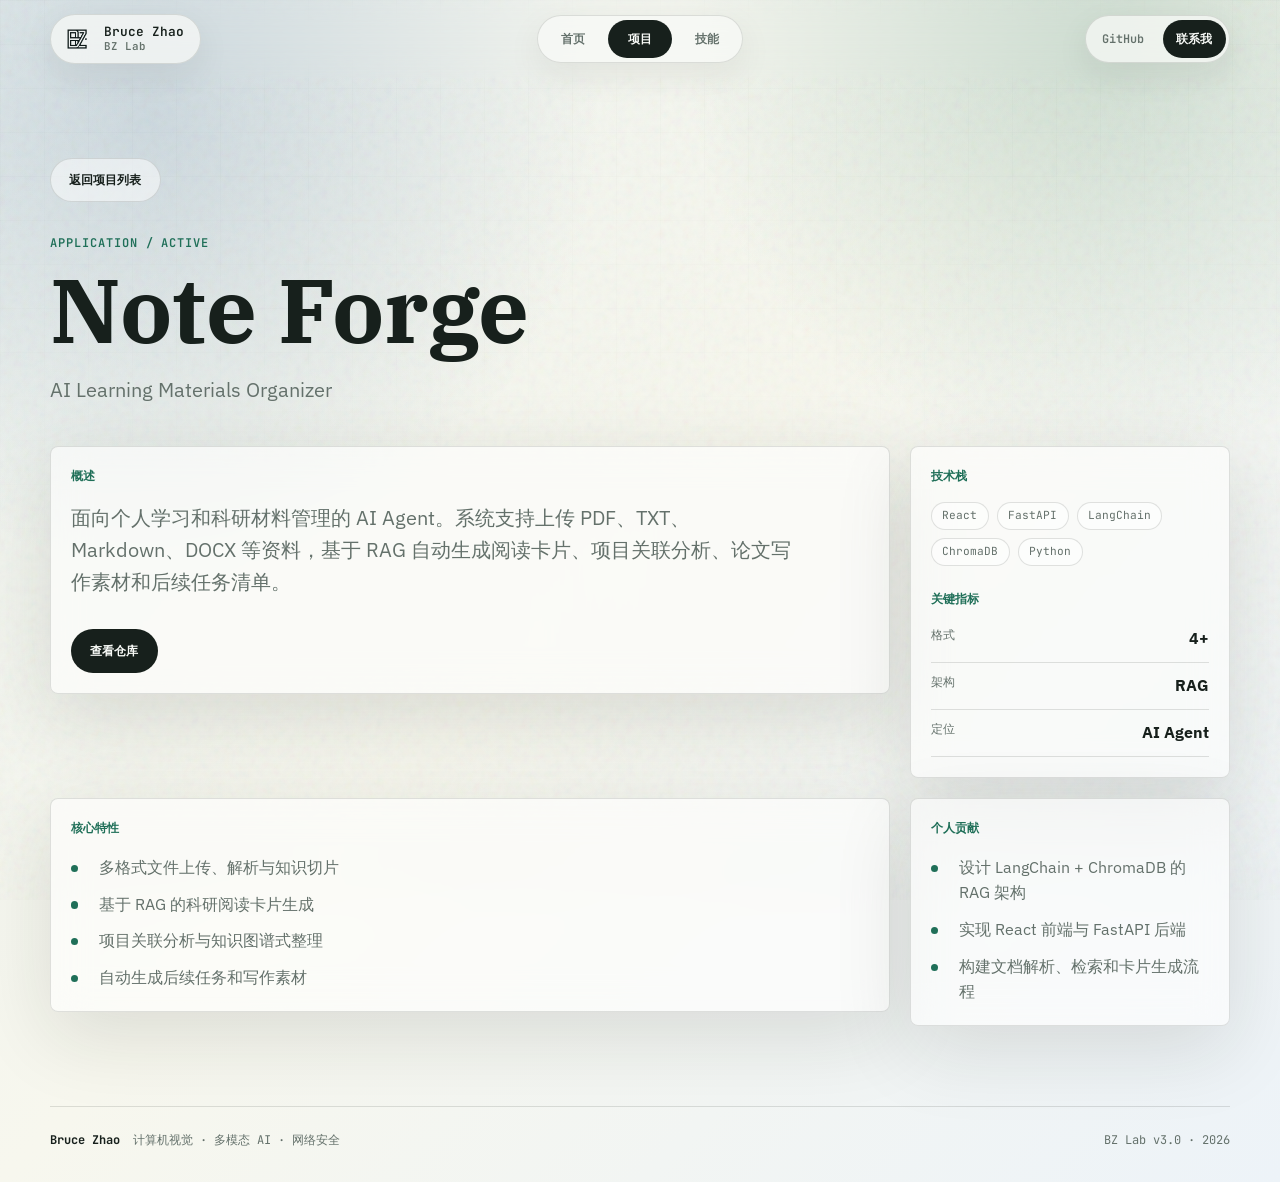
<file: projects/note-forge/index.html>
<!DOCTYPE html><html lang="zh-CN"> <head><meta charset="utf-8"><meta name="viewport" content="width=device-width, initial-scale=1.0"><meta name="description" content="面向个人学习和科研材料管理的 AI Agent。系统支持上传 PDF、TXT、Markdown、DOCX 等资料，基于 RAG 自动生成阅读卡片、项目关联分析、论文写作素材和后续任务清单。"><meta name="theme-color" content="#eef3f0"><meta property="og:title" content="Note Forge · Bruce Zhao"><meta property="og:description" content="面向个人学习和科研材料管理的 AI Agent。系统支持上传 PDF、TXT、Markdown、DOCX 等资料，基于 RAG 自动生成阅读卡片、项目关联分析、论文写作素材和后续任务清单。"><meta property="og:type" content="website"><link rel="icon" href="/BZ_logo.png"><link rel="preconnect" href="https://fonts.googleapis.com"><link rel="preconnect" href="https://fonts.gstatic.com" crossorigin><link href="https://fonts.googleapis.com/css2?family=IBM+Plex+Sans:wght@400;500;600;700&family=IBM+Plex+Serif:wght@500;600;700&family=JetBrains+Mono:wght@400;500;600&display=swap" rel="stylesheet"><title>Note Forge · Bruce Zhao</title><link rel="stylesheet" href="/_astro/index.DtD6YMmm.css"></head> <body> <div class="grain" aria-hidden="true"></div> <header class="site-header"> <a class="brand" href="/" aria-label="Bruce Zhao homepage"> <img src="/BZ_logo.png" alt=""> <span class="brand-text"> <span class="brand-name">Bruce Zhao</span> <span class="brand-subtitle">BZ Lab</span> </span> </a> <nav class="site-nav" aria-label="Primary navigation"> <a href="/" class>首页</a><a href="/projects" class="active">项目</a><a href="/resume" class>技能</a> </nav> <div class="header-actions"> <a class="header-link" href="https://github.com/BZ2116" target="_blank" rel="noopener noreferrer">GitHub</a> <a class="header-link primary" href="mailto:zhaoyao_2116@163.com">联系我</a> </div> </header> <main>  <section class="section page-hero compact"> <a class="button" href="/projects">返回项目列表</a> <p class="eyebrow" style="margin-top: 2rem;">application / active</p> <h1 class="page-title">Note Forge</h1> <p class="lead">AI Learning Materials Organizer</p> </section> <section class="section project-page-grid"> <article class="detail-card"> <h2>概述</h2> <p class="lead" style="margin-top: 0;">面向个人学习和科研材料管理的 AI Agent。系统支持上传 PDF、TXT、Markdown、DOCX 等资料，基于 RAG 自动生成阅读卡片、项目关联分析、论文写作素材和后续任务清单。</p> <div class="button-row"> <a class="button primary" href="https://github.com/BZ2116/note-forge" target="_blank" rel="noopener noreferrer"> 查看仓库 </a> </div> </article> <aside class="detail-card"> <h2>技术栈</h2> <div class="tag-list"> <span class="tag">React</span><span class="tag">FastAPI</span><span class="tag">LangChain</span><span class="tag">ChromaDB</span><span class="tag">Python</span> </div> <h2 style="margin-top: 1.5rem;">关键指标</h2> <div class="metric-list"> <div> <span>格式</span> <strong>4+</strong> </div><div> <span>架构</span> <strong>RAG</strong> </div><div> <span>定位</span> <strong>AI Agent</strong> </div> </div> </aside> <section class="detail-card"> <h2>核心特性</h2> <ul class="clean-list"> <li>多格式文件上传、解析与知识切片</li><li>基于 RAG 的科研阅读卡片生成</li><li>项目关联分析与知识图谱式整理</li><li>自动生成后续任务和写作素材</li> </ul> </section> <section class="detail-card"> <h2>个人贡献</h2> <ul class="clean-list"> <li>设计 LangChain + ChromaDB 的 RAG 架构</li><li>实现 React 前端与 FastAPI 后端</li><li>构建文档解析、检索和卡片生成流程</li> </ul> </section> </section>  </main> <footer class="site-footer"> <div> <strong>Bruce Zhao</strong> <span>计算机视觉 · 多模态 AI · 网络安全</span> </div> <span>BZ Lab v3.0 · 2026</span> </footer> </body></html>
</file>
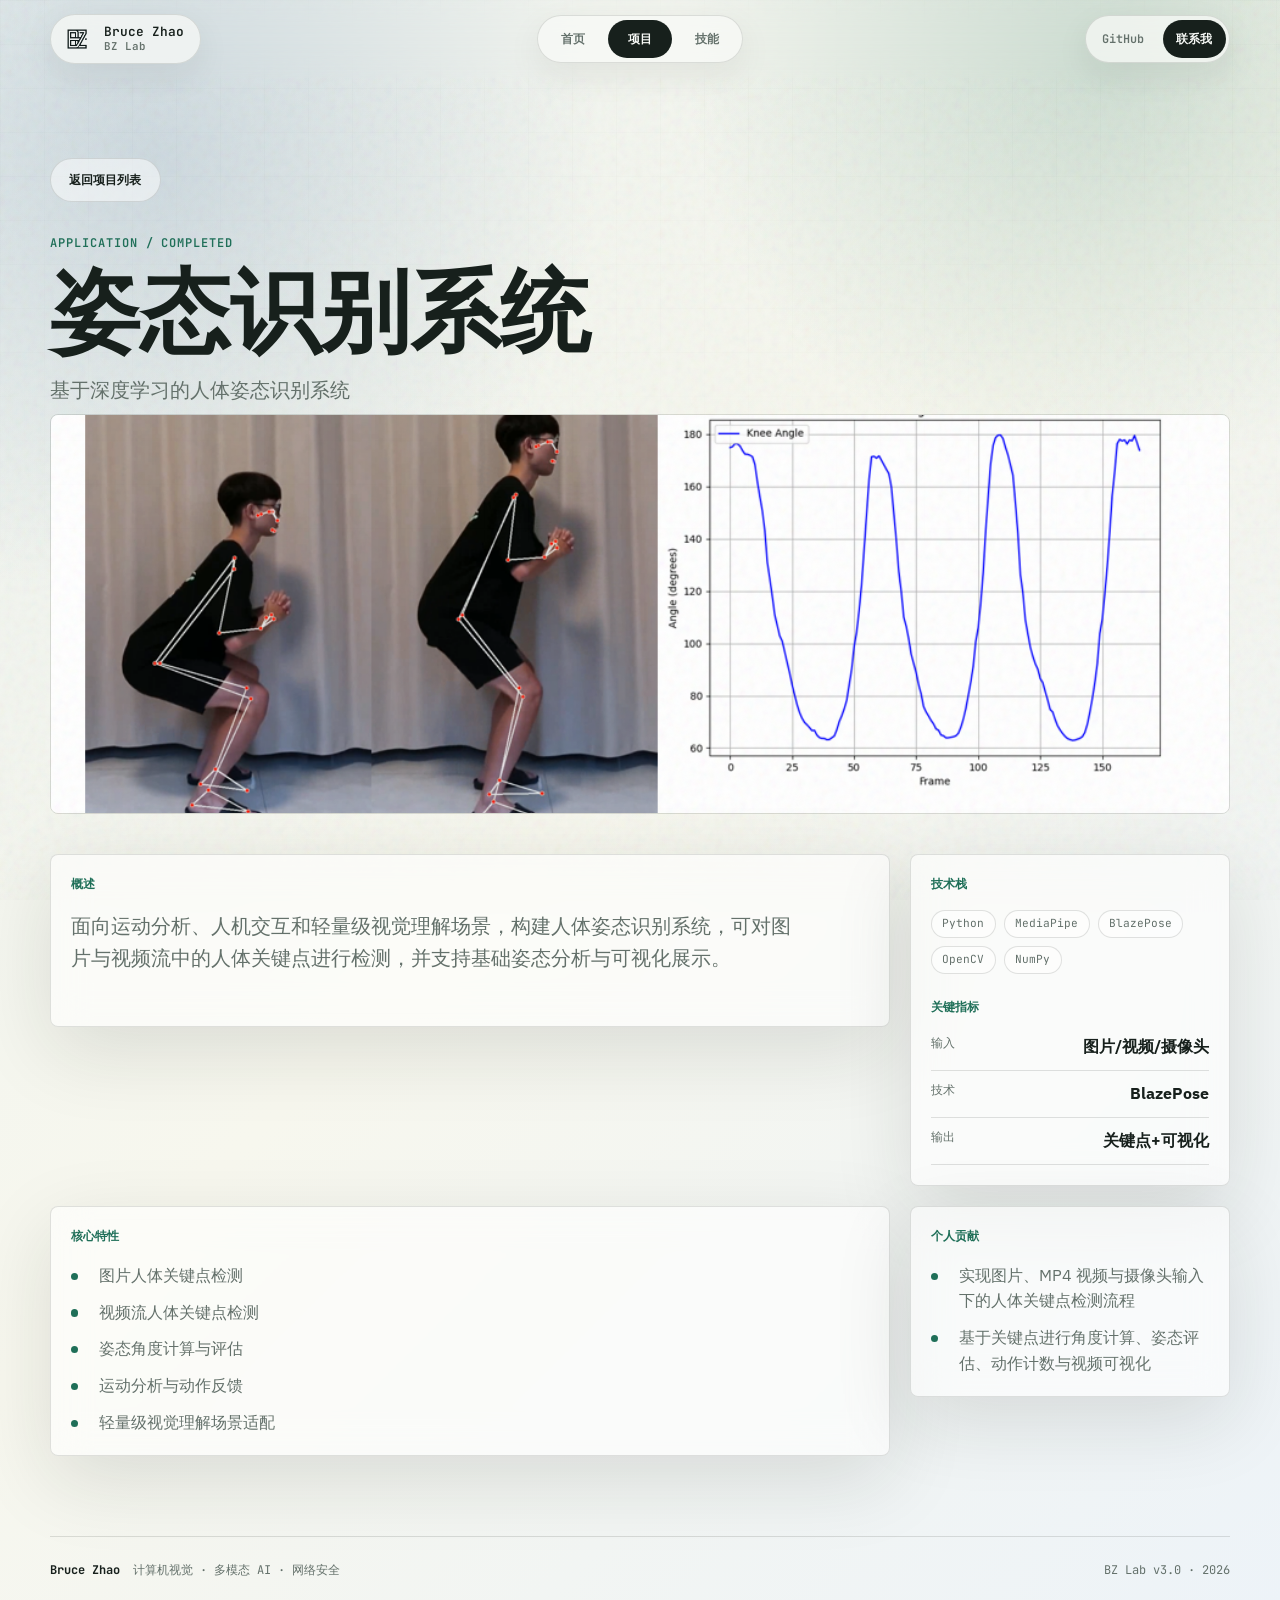
<file: projects/pose-recognition/index.html>
<!DOCTYPE html><html lang="zh-CN"> <head><meta charset="utf-8"><meta name="viewport" content="width=device-width, initial-scale=1.0"><meta name="description" content="面向运动分析、人机交互和轻量级视觉理解场景，构建人体姿态识别系统，可对图片与视频流中的人体关键点进行检测，并支持基础姿态分析与可视化展示。"><meta name="theme-color" content="#eef3f0"><meta property="og:title" content="姿态识别系统 · Bruce Zhao"><meta property="og:description" content="面向运动分析、人机交互和轻量级视觉理解场景，构建人体姿态识别系统，可对图片与视频流中的人体关键点进行检测，并支持基础姿态分析与可视化展示。"><meta property="og:type" content="website"><link rel="icon" href="/BZ_logo.png"><link rel="preconnect" href="https://fonts.googleapis.com"><link rel="preconnect" href="https://fonts.gstatic.com" crossorigin><link href="https://fonts.googleapis.com/css2?family=IBM+Plex+Sans:wght@400;500;600;700&family=IBM+Plex+Serif:wght@500;600;700&family=JetBrains+Mono:wght@400;500;600&display=swap" rel="stylesheet"><title>姿态识别系统 · Bruce Zhao</title><link rel="stylesheet" href="/_astro/index.DtD6YMmm.css"></head> <body> <div class="grain" aria-hidden="true"></div> <header class="site-header"> <a class="brand" href="/" aria-label="Bruce Zhao homepage"> <img src="/BZ_logo.png" alt=""> <span class="brand-text"> <span class="brand-name">Bruce Zhao</span> <span class="brand-subtitle">BZ Lab</span> </span> </a> <nav class="site-nav" aria-label="Primary navigation"> <a href="/" class>首页</a><a href="/projects" class="active">项目</a><a href="/resume" class>技能</a> </nav> <div class="header-actions"> <a class="header-link" href="https://github.com/BZ2116" target="_blank" rel="noopener noreferrer">GitHub</a> <a class="header-link primary" href="mailto:zhaoyao_2116@163.com">联系我</a> </div> </header> <main>  <section class="section page-hero compact"> <a class="button" href="/projects">返回项目列表</a> <p class="eyebrow" style="margin-top: 2rem;">application / completed</p> <h1 class="page-title">姿态识别系统</h1> <p class="lead">基于深度学习的人体姿态识别系统</p> </section> <section class="section project-gallery"> <img src="/img/projects/8.png" alt="姿态识别系统 项目截图" loading="lazy"> </section><section class="section project-page-grid"> <article class="detail-card"> <h2>概述</h2> <p class="lead" style="margin-top: 0;">面向运动分析、人机交互和轻量级视觉理解场景，构建人体姿态识别系统，可对图片与视频流中的人体关键点进行检测，并支持基础姿态分析与可视化展示。</p> <div class="button-row">  </div> </article> <aside class="detail-card"> <h2>技术栈</h2> <div class="tag-list"> <span class="tag">Python</span><span class="tag">MediaPipe</span><span class="tag">BlazePose</span><span class="tag">OpenCV</span><span class="tag">NumPy</span> </div> <h2 style="margin-top: 1.5rem;">关键指标</h2> <div class="metric-list"> <div> <span>输入</span> <strong>图片/视频/摄像头</strong> </div><div> <span>技术</span> <strong>BlazePose</strong> </div><div> <span>输出</span> <strong>关键点+可视化</strong> </div> </div> </aside> <section class="detail-card"> <h2>核心特性</h2> <ul class="clean-list"> <li>图片人体关键点检测</li><li>视频流人体关键点检测</li><li>姿态角度计算与评估</li><li>运动分析与动作反馈</li><li>轻量级视觉理解场景适配</li> </ul> </section> <section class="detail-card"> <h2>个人贡献</h2> <ul class="clean-list"> <li>实现图片、MP4 视频与摄像头输入下的人体关键点检测流程</li><li>基于关键点进行角度计算、姿态评估、动作计数与视频可视化</li> </ul> </section> </section>  </main> <footer class="site-footer"> <div> <strong>Bruce Zhao</strong> <span>计算机视觉 · 多模态 AI · 网络安全</span> </div> <span>BZ Lab v3.0 · 2026</span> </footer> </body></html>
</file>
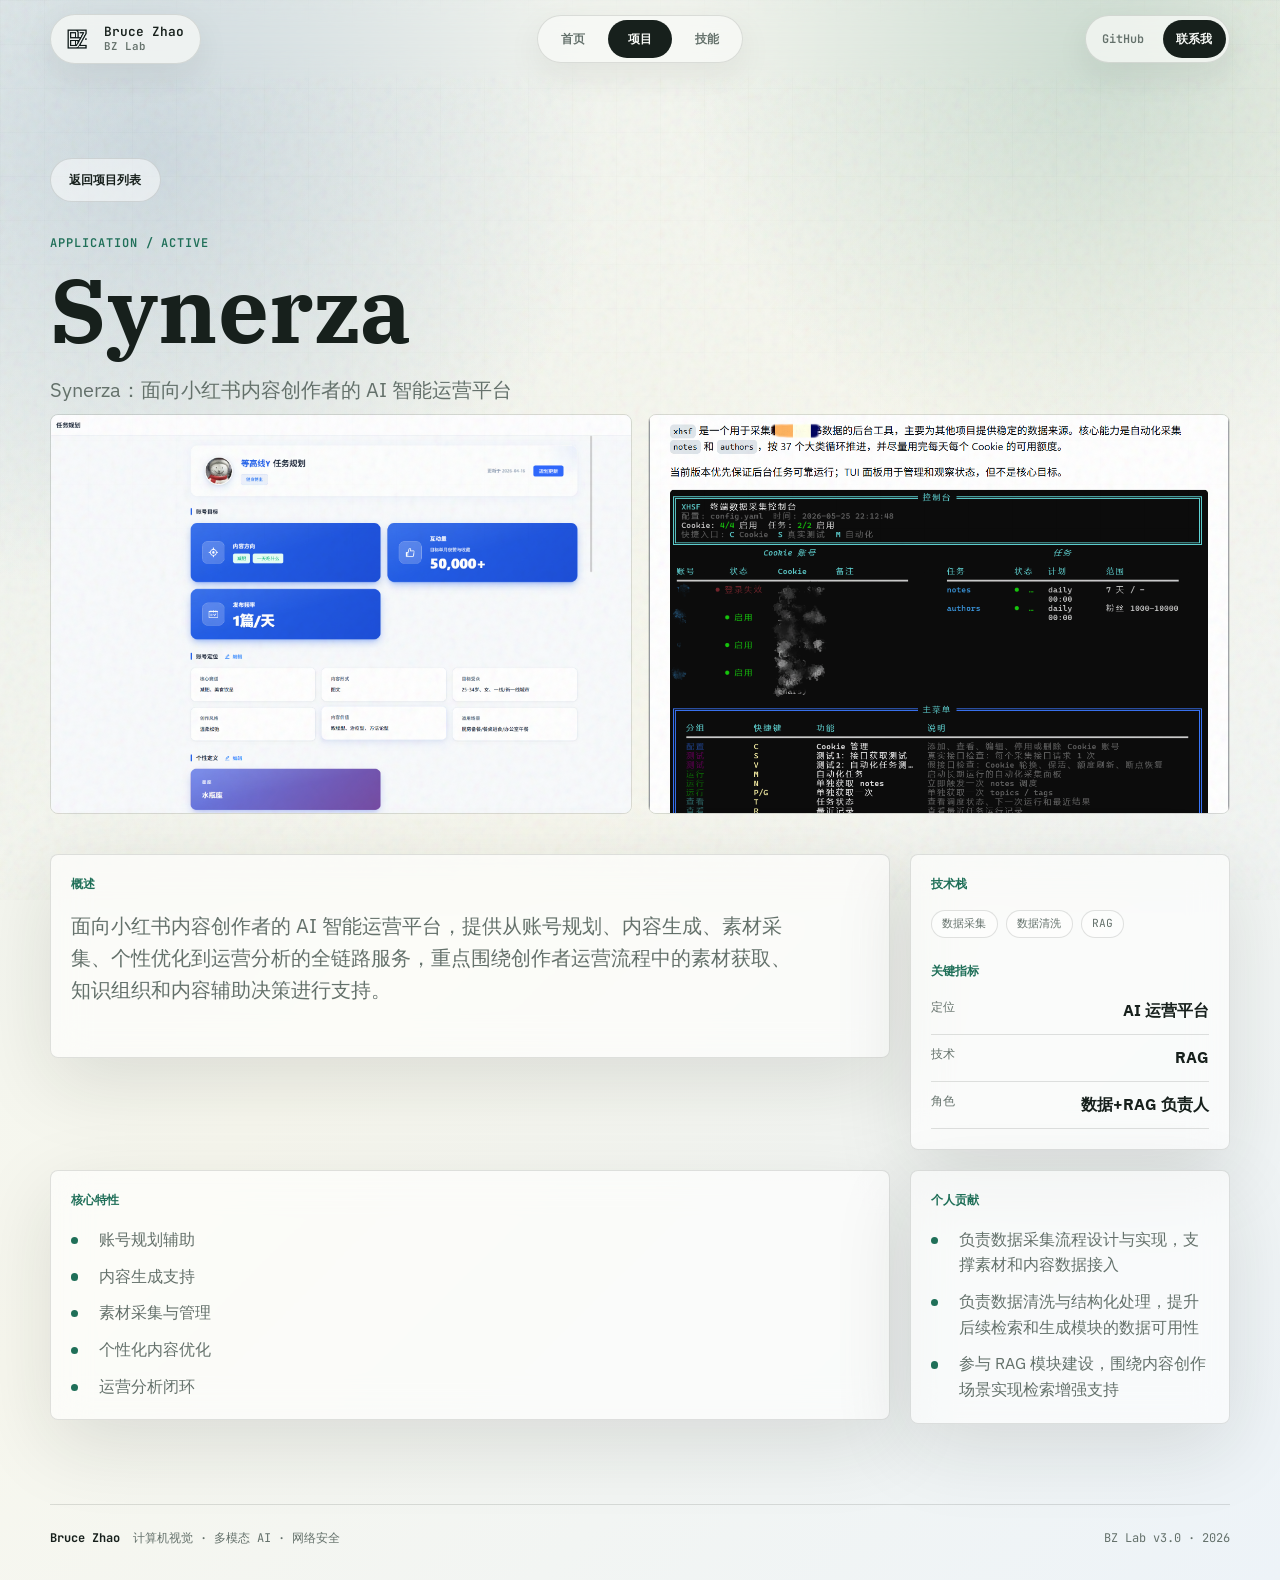
<file: projects/synerza/index.html>
<!DOCTYPE html><html lang="zh-CN"> <head><meta charset="utf-8"><meta name="viewport" content="width=device-width, initial-scale=1.0"><meta name="description" content="面向小红书内容创作者的 AI 智能运营平台，提供从账号规划、内容生成、素材采集、个性优化到运营分析的全链路服务，重点围绕创作者运营流程中的素材获取、知识组织和内容辅助决策进行支持。"><meta name="theme-color" content="#eef3f0"><meta property="og:title" content="Synerza · Bruce Zhao"><meta property="og:description" content="面向小红书内容创作者的 AI 智能运营平台，提供从账号规划、内容生成、素材采集、个性优化到运营分析的全链路服务，重点围绕创作者运营流程中的素材获取、知识组织和内容辅助决策进行支持。"><meta property="og:type" content="website"><link rel="icon" href="/BZ_logo.png"><link rel="preconnect" href="https://fonts.googleapis.com"><link rel="preconnect" href="https://fonts.gstatic.com" crossorigin><link href="https://fonts.googleapis.com/css2?family=IBM+Plex+Sans:wght@400;500;600;700&family=IBM+Plex+Serif:wght@500;600;700&family=JetBrains+Mono:wght@400;500;600&display=swap" rel="stylesheet"><title>Synerza · Bruce Zhao</title><link rel="stylesheet" href="/_astro/index.DtD6YMmm.css"></head> <body> <div class="grain" aria-hidden="true"></div> <header class="site-header"> <a class="brand" href="/" aria-label="Bruce Zhao homepage"> <img src="/BZ_logo.png" alt=""> <span class="brand-text"> <span class="brand-name">Bruce Zhao</span> <span class="brand-subtitle">BZ Lab</span> </span> </a> <nav class="site-nav" aria-label="Primary navigation"> <a href="/" class>首页</a><a href="/projects" class="active">项目</a><a href="/resume" class>技能</a> </nav> <div class="header-actions"> <a class="header-link" href="https://github.com/BZ2116" target="_blank" rel="noopener noreferrer">GitHub</a> <a class="header-link primary" href="mailto:zhaoyao_2116@163.com">联系我</a> </div> </header> <main>  <section class="section page-hero compact"> <a class="button" href="/projects">返回项目列表</a> <p class="eyebrow" style="margin-top: 2rem;">application / active</p> <h1 class="page-title">Synerza</h1> <p class="lead">Synerza：面向小红书内容创作者的 AI 智能运营平台</p> </section> <section class="section project-gallery"> <img src="/img/projects/10.png" alt="Synerza 项目截图" loading="lazy"><img src="/img/projects/15.png" alt="Synerza 项目截图" loading="lazy"> </section><section class="section project-page-grid"> <article class="detail-card"> <h2>概述</h2> <p class="lead" style="margin-top: 0;">面向小红书内容创作者的 AI 智能运营平台，提供从账号规划、内容生成、素材采集、个性优化到运营分析的全链路服务，重点围绕创作者运营流程中的素材获取、知识组织和内容辅助决策进行支持。</p> <div class="button-row">  </div> </article> <aside class="detail-card"> <h2>技术栈</h2> <div class="tag-list"> <span class="tag">数据采集</span><span class="tag">数据清洗</span><span class="tag">RAG</span> </div> <h2 style="margin-top: 1.5rem;">关键指标</h2> <div class="metric-list"> <div> <span>定位</span> <strong>AI 运营平台</strong> </div><div> <span>技术</span> <strong>RAG</strong> </div><div> <span>角色</span> <strong>数据+RAG 负责人</strong> </div> </div> </aside> <section class="detail-card"> <h2>核心特性</h2> <ul class="clean-list"> <li>账号规划辅助</li><li>内容生成支持</li><li>素材采集与管理</li><li>个性化内容优化</li><li>运营分析闭环</li> </ul> </section> <section class="detail-card"> <h2>个人贡献</h2> <ul class="clean-list"> <li>负责数据采集流程设计与实现，支撑素材和内容数据接入</li><li>负责数据清洗与结构化处理，提升后续检索和生成模块的数据可用性</li><li>参与 RAG 模块建设，围绕内容创作场景实现检索增强支持</li> </ul> </section> </section>  </main> <footer class="site-footer"> <div> <strong>Bruce Zhao</strong> <span>计算机视觉 · 多模态 AI · 网络安全</span> </div> <span>BZ Lab v3.0 · 2026</span> </footer> </body></html>
</file>
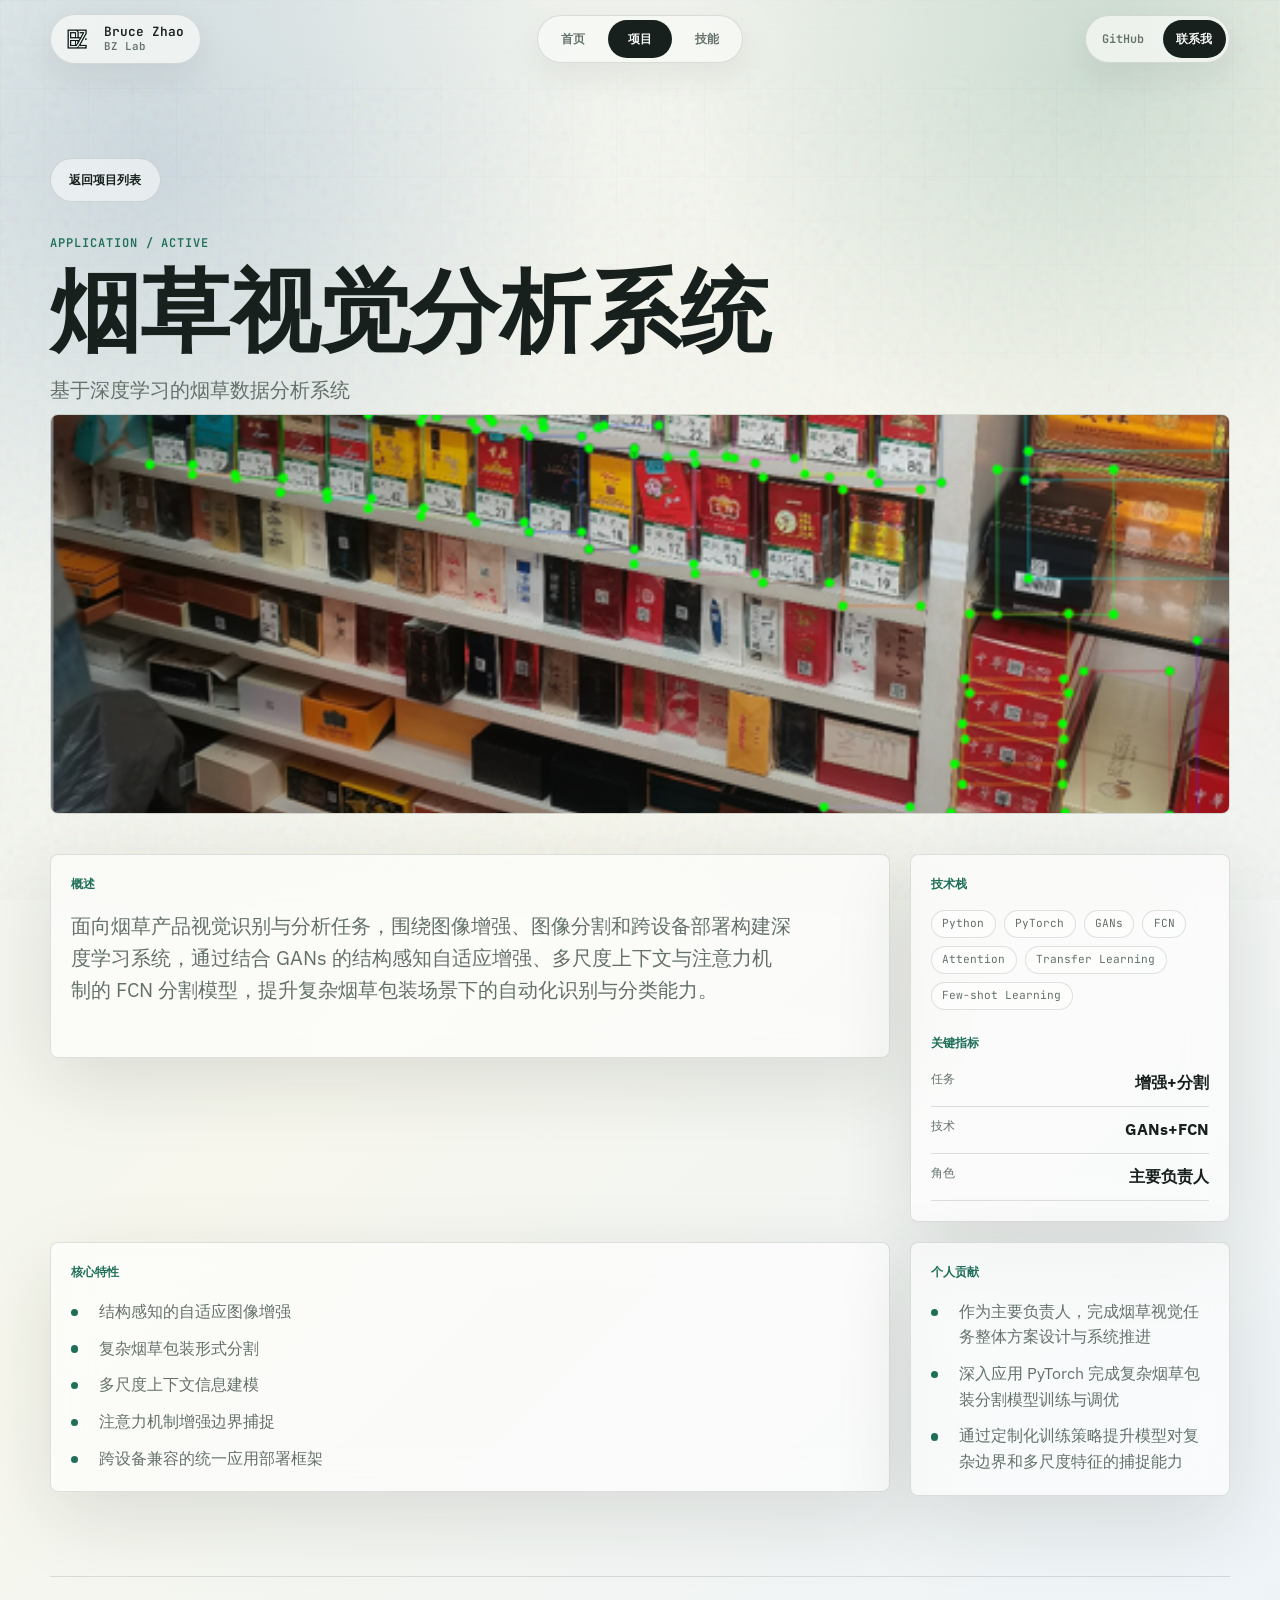
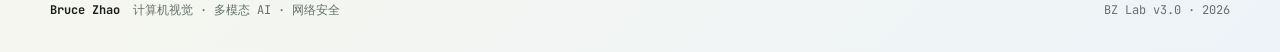
<file: projects/tobacco-vision/index.html>
<!DOCTYPE html><html lang="zh-CN"> <head><meta charset="utf-8"><meta name="viewport" content="width=device-width, initial-scale=1.0"><meta name="description" content="面向烟草产品视觉识别与分析任务，围绕图像增强、图像分割和跨设备部署构建深度学习系统，通过结合 GANs 的结构感知自适应增强、多尺度上下文与注意力机制的 FCN 分割模型，提升复杂烟草包装场景下的自动化识别与分类能力。"><meta name="theme-color" content="#eef3f0"><meta property="og:title" content="烟草视觉分析系统 · Bruce Zhao"><meta property="og:description" content="面向烟草产品视觉识别与分析任务，围绕图像增强、图像分割和跨设备部署构建深度学习系统，通过结合 GANs 的结构感知自适应增强、多尺度上下文与注意力机制的 FCN 分割模型，提升复杂烟草包装场景下的自动化识别与分类能力。"><meta property="og:type" content="website"><link rel="icon" href="/BZ_logo.png"><link rel="preconnect" href="https://fonts.googleapis.com"><link rel="preconnect" href="https://fonts.gstatic.com" crossorigin><link href="https://fonts.googleapis.com/css2?family=IBM+Plex+Sans:wght@400;500;600;700&family=IBM+Plex+Serif:wght@500;600;700&family=JetBrains+Mono:wght@400;500;600&display=swap" rel="stylesheet"><title>烟草视觉分析系统 · Bruce Zhao</title><link rel="stylesheet" href="/_astro/index.DtD6YMmm.css"></head> <body> <div class="grain" aria-hidden="true"></div> <header class="site-header"> <a class="brand" href="/" aria-label="Bruce Zhao homepage"> <img src="/BZ_logo.png" alt=""> <span class="brand-text"> <span class="brand-name">Bruce Zhao</span> <span class="brand-subtitle">BZ Lab</span> </span> </a> <nav class="site-nav" aria-label="Primary navigation"> <a href="/" class>首页</a><a href="/projects" class="active">项目</a><a href="/resume" class>技能</a> </nav> <div class="header-actions"> <a class="header-link" href="https://github.com/BZ2116" target="_blank" rel="noopener noreferrer">GitHub</a> <a class="header-link primary" href="mailto:zhaoyao_2116@163.com">联系我</a> </div> </header> <main>  <section class="section page-hero compact"> <a class="button" href="/projects">返回项目列表</a> <p class="eyebrow" style="margin-top: 2rem;">application / active</p> <h1 class="page-title">烟草视觉分析系统</h1> <p class="lead">基于深度学习的烟草数据分析系统</p> </section> <section class="section project-gallery"> <img src="/img/projects/4.png" alt="烟草视觉分析系统 项目截图" loading="lazy"> </section><section class="section project-page-grid"> <article class="detail-card"> <h2>概述</h2> <p class="lead" style="margin-top: 0;">面向烟草产品视觉识别与分析任务，围绕图像增强、图像分割和跨设备部署构建深度学习系统，通过结合 GANs 的结构感知自适应增强、多尺度上下文与注意力机制的 FCN 分割模型，提升复杂烟草包装场景下的自动化识别与分类能力。</p> <div class="button-row">  </div> </article> <aside class="detail-card"> <h2>技术栈</h2> <div class="tag-list"> <span class="tag">Python</span><span class="tag">PyTorch</span><span class="tag">GANs</span><span class="tag">FCN</span><span class="tag">Attention</span><span class="tag">Transfer Learning</span><span class="tag">Few-shot Learning</span> </div> <h2 style="margin-top: 1.5rem;">关键指标</h2> <div class="metric-list"> <div> <span>任务</span> <strong>增强+分割</strong> </div><div> <span>技术</span> <strong>GANs+FCN</strong> </div><div> <span>角色</span> <strong>主要负责人</strong> </div> </div> </aside> <section class="detail-card"> <h2>核心特性</h2> <ul class="clean-list"> <li>结构感知的自适应图像增强</li><li>复杂烟草包装形式分割</li><li>多尺度上下文信息建模</li><li>注意力机制增强边界捕捉</li><li>跨设备兼容的统一应用部署框架</li> </ul> </section> <section class="detail-card"> <h2>个人贡献</h2> <ul class="clean-list"> <li>作为主要负责人，完成烟草视觉任务整体方案设计与系统推进</li><li>深入应用 PyTorch 完成复杂烟草包装分割模型训练与调优</li><li>通过定制化训练策略提升模型对复杂边界和多尺度特征的捕捉能力</li> </ul> </section> </section>  </main> <footer class="site-footer"> <div> <strong>Bruce Zhao</strong> <span>计算机视觉 · 多模态 AI · 网络安全</span> </div> <span>BZ Lab v3.0 · 2026</span> </footer> </body></html>
</file>
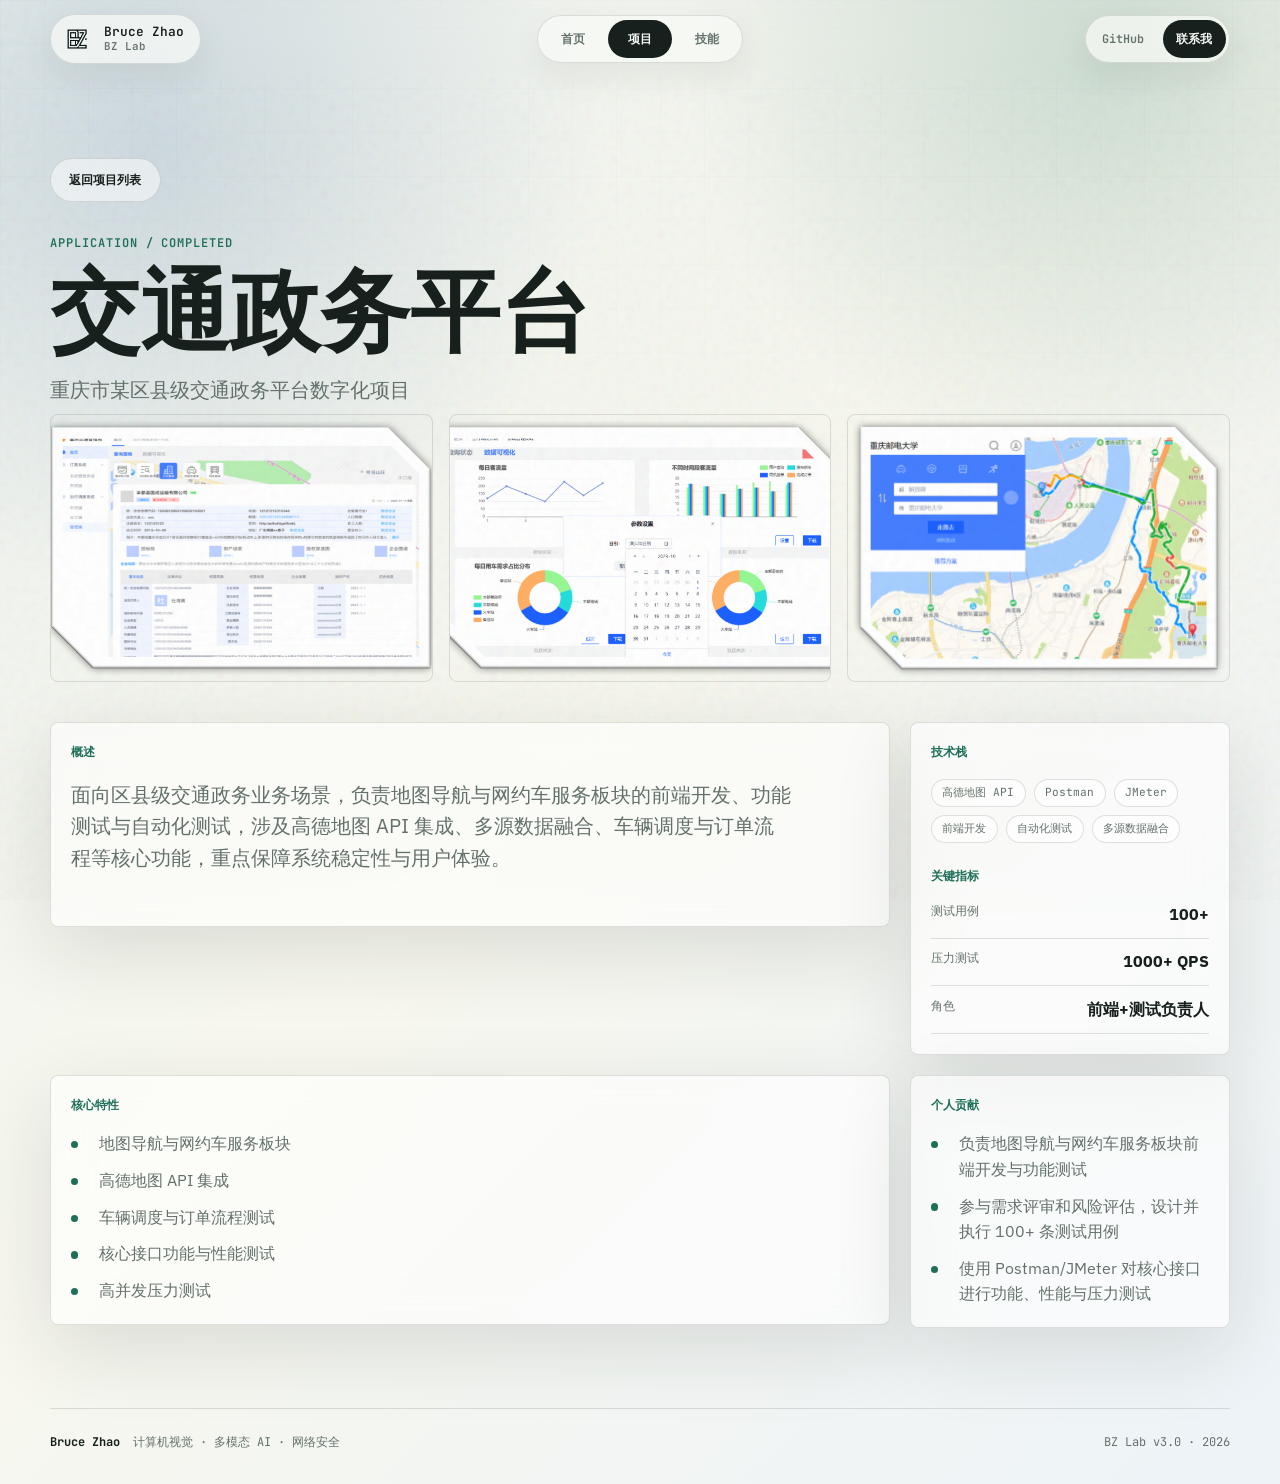
<file: projects/transport-gov/index.html>
<!DOCTYPE html><html lang="zh-CN"> <head><meta charset="utf-8"><meta name="viewport" content="width=device-width, initial-scale=1.0"><meta name="description" content="面向区县级交通政务业务场景，负责地图导航与网约车服务板块的前端开发、功能测试与自动化测试，涉及高德地图 API 集成、多源数据融合、车辆调度与订单流程等核心功能，重点保障系统稳定性与用户体验。"><meta name="theme-color" content="#eef3f0"><meta property="og:title" content="交通政务平台 · Bruce Zhao"><meta property="og:description" content="面向区县级交通政务业务场景，负责地图导航与网约车服务板块的前端开发、功能测试与自动化测试，涉及高德地图 API 集成、多源数据融合、车辆调度与订单流程等核心功能，重点保障系统稳定性与用户体验。"><meta property="og:type" content="website"><link rel="icon" href="/BZ_logo.png"><link rel="preconnect" href="https://fonts.googleapis.com"><link rel="preconnect" href="https://fonts.gstatic.com" crossorigin><link href="https://fonts.googleapis.com/css2?family=IBM+Plex+Sans:wght@400;500;600;700&family=IBM+Plex+Serif:wght@500;600;700&family=JetBrains+Mono:wght@400;500;600&display=swap" rel="stylesheet"><title>交通政务平台 · Bruce Zhao</title><link rel="stylesheet" href="/_astro/index.DtD6YMmm.css"></head> <body> <div class="grain" aria-hidden="true"></div> <header class="site-header"> <a class="brand" href="/" aria-label="Bruce Zhao homepage"> <img src="/BZ_logo.png" alt=""> <span class="brand-text"> <span class="brand-name">Bruce Zhao</span> <span class="brand-subtitle">BZ Lab</span> </span> </a> <nav class="site-nav" aria-label="Primary navigation"> <a href="/" class>首页</a><a href="/projects" class="active">项目</a><a href="/resume" class>技能</a> </nav> <div class="header-actions"> <a class="header-link" href="https://github.com/BZ2116" target="_blank" rel="noopener noreferrer">GitHub</a> <a class="header-link primary" href="mailto:zhaoyao_2116@163.com">联系我</a> </div> </header> <main>  <section class="section page-hero compact"> <a class="button" href="/projects">返回项目列表</a> <p class="eyebrow" style="margin-top: 2rem;">application / completed</p> <h1 class="page-title">交通政务平台</h1> <p class="lead">重庆市某区县级交通政务平台数字化项目</p> </section> <section class="section project-gallery"> <img src="/img/projects/1.png" alt="交通政务平台 项目截图" loading="lazy"><img src="/img/projects/2.png" alt="交通政务平台 项目截图" loading="lazy"><img src="/img/projects/3.png" alt="交通政务平台 项目截图" loading="lazy"> </section><section class="section project-page-grid"> <article class="detail-card"> <h2>概述</h2> <p class="lead" style="margin-top: 0;">面向区县级交通政务业务场景，负责地图导航与网约车服务板块的前端开发、功能测试与自动化测试，涉及高德地图 API 集成、多源数据融合、车辆调度与订单流程等核心功能，重点保障系统稳定性与用户体验。</p> <div class="button-row">  </div> </article> <aside class="detail-card"> <h2>技术栈</h2> <div class="tag-list"> <span class="tag">高德地图 API</span><span class="tag">Postman</span><span class="tag">JMeter</span><span class="tag">前端开发</span><span class="tag">自动化测试</span><span class="tag">多源数据融合</span> </div> <h2 style="margin-top: 1.5rem;">关键指标</h2> <div class="metric-list"> <div> <span>测试用例</span> <strong>100+</strong> </div><div> <span>压力测试</span> <strong>1000+ QPS</strong> </div><div> <span>角色</span> <strong>前端+测试负责人</strong> </div> </div> </aside> <section class="detail-card"> <h2>核心特性</h2> <ul class="clean-list"> <li>地图导航与网约车服务板块</li><li>高德地图 API 集成</li><li>车辆调度与订单流程测试</li><li>核心接口功能与性能测试</li><li>高并发压力测试</li> </ul> </section> <section class="detail-card"> <h2>个人贡献</h2> <ul class="clean-list"> <li>负责地图导航与网约车服务板块前端开发与功能测试</li><li>参与需求评审和风险评估，设计并执行 100+ 条测试用例</li><li>使用 Postman/JMeter 对核心接口进行功能、性能与压力测试</li> </ul> </section> </section>  </main> <footer class="site-footer"> <div> <strong>Bruce Zhao</strong> <span>计算机视觉 · 多模态 AI · 网络安全</span> </div> <span>BZ Lab v3.0 · 2026</span> </footer> </body></html>
</file>
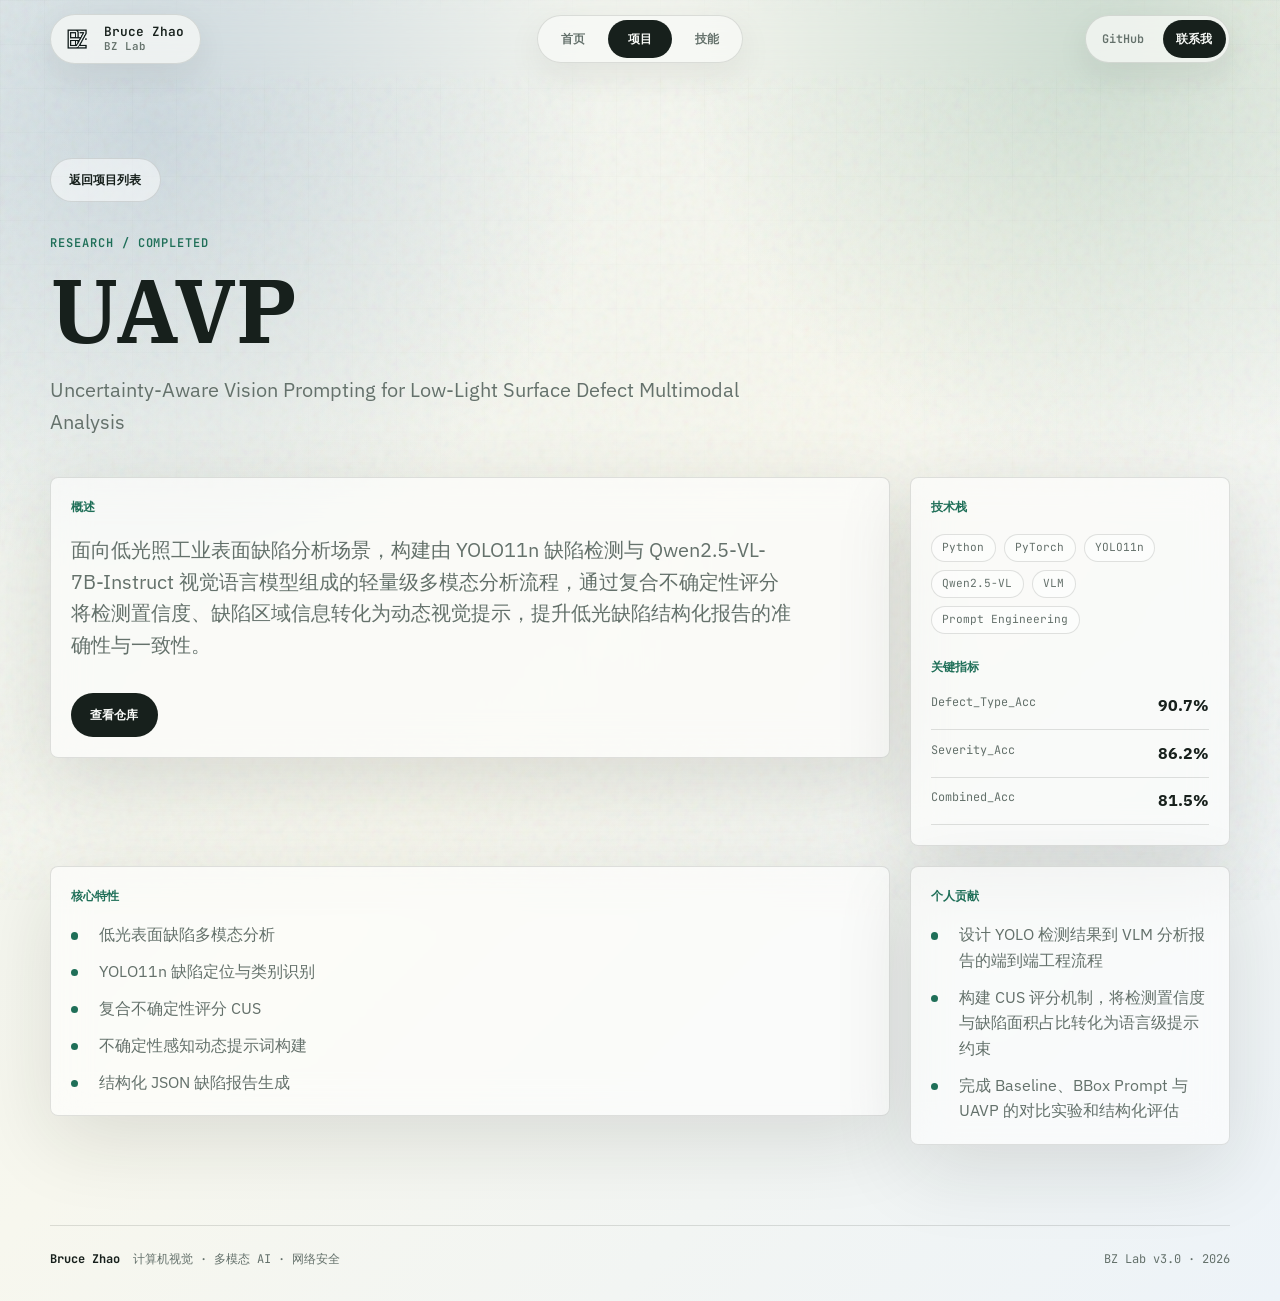
<file: projects/uavp/index.html>
<!DOCTYPE html><html lang="zh-CN"> <head><meta charset="utf-8"><meta name="viewport" content="width=device-width, initial-scale=1.0"><meta name="description" content="面向低光照工业表面缺陷分析场景，构建由 YOLO11n 缺陷检测与 Qwen2.5-VL-7B-Instruct 视觉语言模型组成的轻量级多模态分析流程，通过复合不确定性评分将检测置信度、缺陷区域信息转化为动态视觉提示，提升低光缺陷结构化报告的准确性与一致性。"><meta name="theme-color" content="#eef3f0"><meta property="og:title" content="UAVP · Bruce Zhao"><meta property="og:description" content="面向低光照工业表面缺陷分析场景，构建由 YOLO11n 缺陷检测与 Qwen2.5-VL-7B-Instruct 视觉语言模型组成的轻量级多模态分析流程，通过复合不确定性评分将检测置信度、缺陷区域信息转化为动态视觉提示，提升低光缺陷结构化报告的准确性与一致性。"><meta property="og:type" content="website"><link rel="icon" href="/BZ_logo.png"><link rel="preconnect" href="https://fonts.googleapis.com"><link rel="preconnect" href="https://fonts.gstatic.com" crossorigin><link href="https://fonts.googleapis.com/css2?family=IBM+Plex+Sans:wght@400;500;600;700&family=IBM+Plex+Serif:wght@500;600;700&family=JetBrains+Mono:wght@400;500;600&display=swap" rel="stylesheet"><title>UAVP · Bruce Zhao</title><link rel="stylesheet" href="/_astro/index.DtD6YMmm.css"></head> <body> <div class="grain" aria-hidden="true"></div> <header class="site-header"> <a class="brand" href="/" aria-label="Bruce Zhao homepage"> <img src="/BZ_logo.png" alt=""> <span class="brand-text"> <span class="brand-name">Bruce Zhao</span> <span class="brand-subtitle">BZ Lab</span> </span> </a> <nav class="site-nav" aria-label="Primary navigation"> <a href="/" class>首页</a><a href="/projects" class="active">项目</a><a href="/resume" class>技能</a> </nav> <div class="header-actions"> <a class="header-link" href="https://github.com/BZ2116" target="_blank" rel="noopener noreferrer">GitHub</a> <a class="header-link primary" href="mailto:zhaoyao_2116@163.com">联系我</a> </div> </header> <main>  <section class="section page-hero compact"> <a class="button" href="/projects">返回项目列表</a> <p class="eyebrow" style="margin-top: 2rem;">research / completed</p> <h1 class="page-title">UAVP</h1> <p class="lead">Uncertainty-Aware Vision Prompting for Low-Light Surface Defect Multimodal Analysis</p> </section> <section class="section project-page-grid"> <article class="detail-card"> <h2>概述</h2> <p class="lead" style="margin-top: 0;">面向低光照工业表面缺陷分析场景，构建由 YOLO11n 缺陷检测与 Qwen2.5-VL-7B-Instruct 视觉语言模型组成的轻量级多模态分析流程，通过复合不确定性评分将检测置信度、缺陷区域信息转化为动态视觉提示，提升低光缺陷结构化报告的准确性与一致性。</p> <div class="button-row"> <a class="button primary" href="https://github.com/BZ2116/UAVP" target="_blank" rel="noopener noreferrer"> 查看仓库 </a> </div> </article> <aside class="detail-card"> <h2>技术栈</h2> <div class="tag-list"> <span class="tag">Python</span><span class="tag">PyTorch</span><span class="tag">YOLO11n</span><span class="tag">Qwen2.5-VL</span><span class="tag">VLM</span><span class="tag">Prompt Engineering</span> </div> <h2 style="margin-top: 1.5rem;">关键指标</h2> <div class="metric-list"> <div> <span>Defect_Type_Acc</span> <strong>90.7%</strong> </div><div> <span>Severity_Acc</span> <strong>86.2%</strong> </div><div> <span>Combined_Acc</span> <strong>81.5%</strong> </div> </div> </aside> <section class="detail-card"> <h2>核心特性</h2> <ul class="clean-list"> <li>低光表面缺陷多模态分析</li><li>YOLO11n 缺陷定位与类别识别</li><li>复合不确定性评分 CUS</li><li>不确定性感知动态提示词构建</li><li>结构化 JSON 缺陷报告生成</li> </ul> </section> <section class="detail-card"> <h2>个人贡献</h2> <ul class="clean-list"> <li>设计 YOLO 检测结果到 VLM 分析报告的端到端工程流程</li><li>构建 CUS 评分机制，将检测置信度与缺陷面积占比转化为语言级提示约束</li><li>完成 Baseline、BBox Prompt 与 UAVP 的对比实验和结构化评估</li> </ul> </section> </section>  </main> <footer class="site-footer"> <div> <strong>Bruce Zhao</strong> <span>计算机视觉 · 多模态 AI · 网络安全</span> </div> <span>BZ Lab v3.0 · 2026</span> </footer> </body></html>
</file>
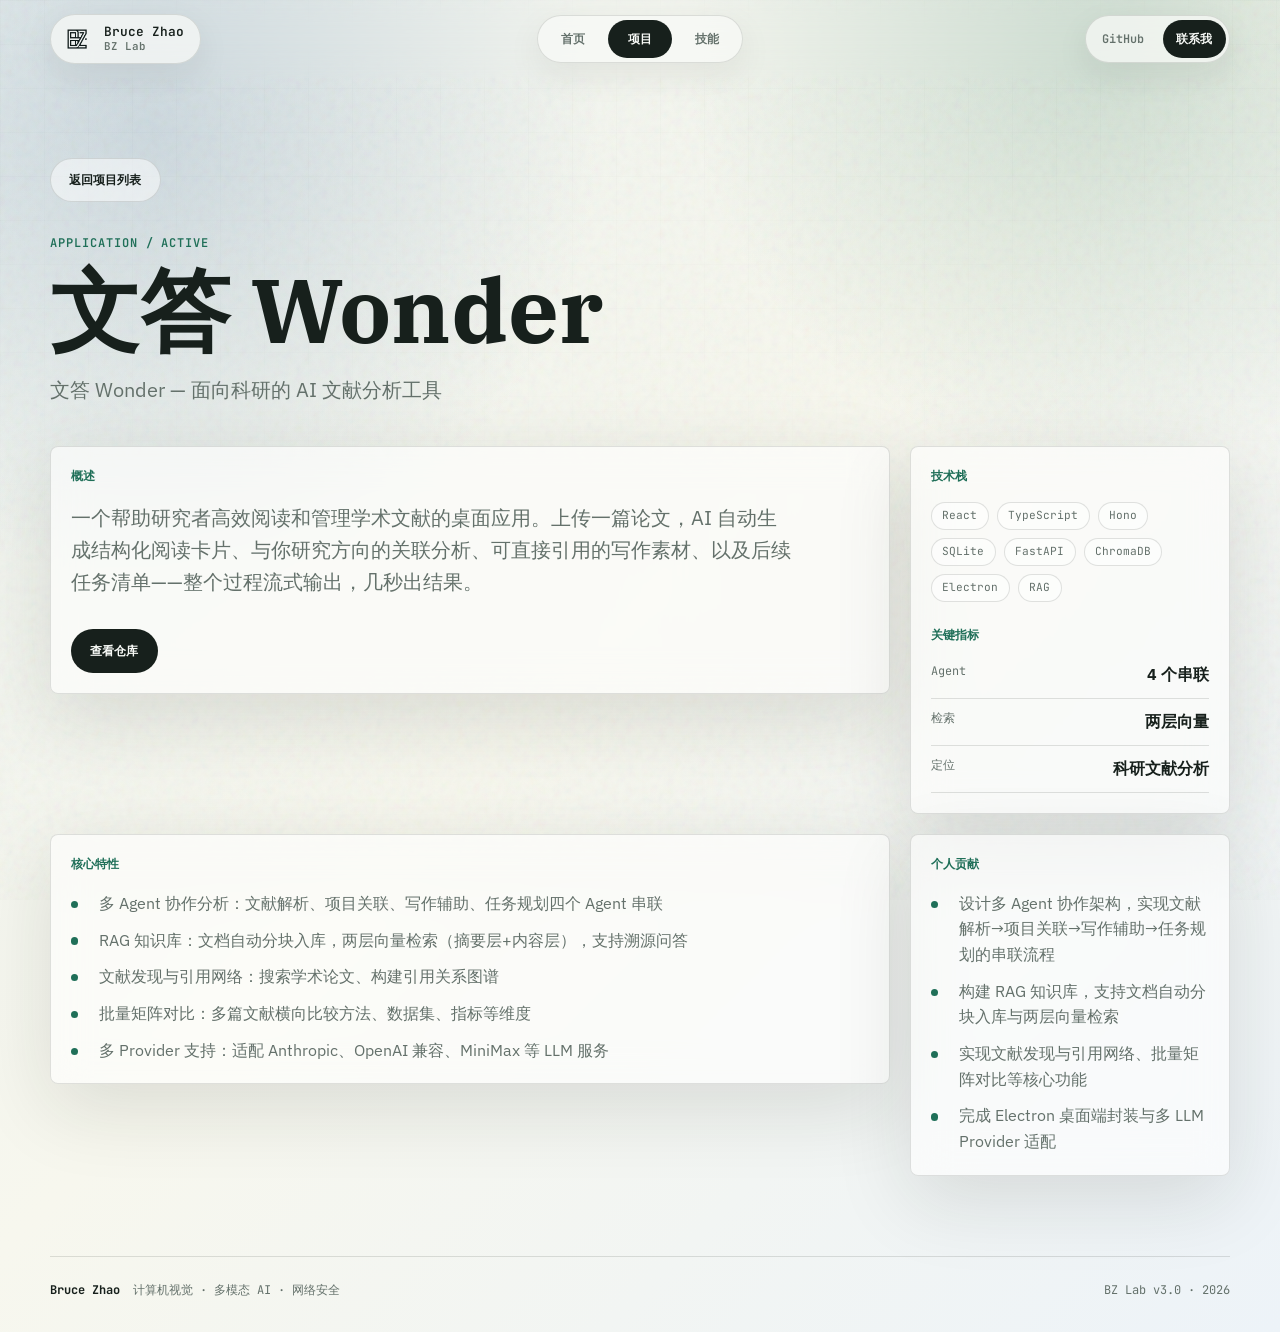
<file: projects/wonder/index.html>
<!DOCTYPE html><html lang="zh-CN"> <head><meta charset="utf-8"><meta name="viewport" content="width=device-width, initial-scale=1.0"><meta name="description" content="一个帮助研究者高效阅读和管理学术文献的桌面应用。上传一篇论文，AI 自动生成结构化阅读卡片、与你研究方向的关联分析、可直接引用的写作素材、以及后续任务清单——整个过程流式输出，几秒出结果。"><meta name="theme-color" content="#eef3f0"><meta property="og:title" content="文答 Wonder · Bruce Zhao"><meta property="og:description" content="一个帮助研究者高效阅读和管理学术文献的桌面应用。上传一篇论文，AI 自动生成结构化阅读卡片、与你研究方向的关联分析、可直接引用的写作素材、以及后续任务清单——整个过程流式输出，几秒出结果。"><meta property="og:type" content="website"><link rel="icon" href="/BZ_logo.png"><link rel="preconnect" href="https://fonts.googleapis.com"><link rel="preconnect" href="https://fonts.gstatic.com" crossorigin><link href="https://fonts.googleapis.com/css2?family=IBM+Plex+Sans:wght@400;500;600;700&family=IBM+Plex+Serif:wght@500;600;700&family=JetBrains+Mono:wght@400;500;600&display=swap" rel="stylesheet"><title>文答 Wonder · Bruce Zhao</title><link rel="stylesheet" href="/_astro/index.DtD6YMmm.css"></head> <body> <div class="grain" aria-hidden="true"></div> <header class="site-header"> <a class="brand" href="/" aria-label="Bruce Zhao homepage"> <img src="/BZ_logo.png" alt=""> <span class="brand-text"> <span class="brand-name">Bruce Zhao</span> <span class="brand-subtitle">BZ Lab</span> </span> </a> <nav class="site-nav" aria-label="Primary navigation"> <a href="/" class>首页</a><a href="/projects" class="active">项目</a><a href="/resume" class>技能</a> </nav> <div class="header-actions"> <a class="header-link" href="https://github.com/BZ2116" target="_blank" rel="noopener noreferrer">GitHub</a> <a class="header-link primary" href="mailto:zhaoyao_2116@163.com">联系我</a> </div> </header> <main>  <section class="section page-hero compact"> <a class="button" href="/projects">返回项目列表</a> <p class="eyebrow" style="margin-top: 2rem;">application / active</p> <h1 class="page-title">文答 Wonder</h1> <p class="lead">文答 Wonder — 面向科研的 AI 文献分析工具</p> </section> <section class="section project-page-grid"> <article class="detail-card"> <h2>概述</h2> <p class="lead" style="margin-top: 0;">一个帮助研究者高效阅读和管理学术文献的桌面应用。上传一篇论文，AI 自动生成结构化阅读卡片、与你研究方向的关联分析、可直接引用的写作素材、以及后续任务清单——整个过程流式输出，几秒出结果。</p> <div class="button-row"> <a class="button primary" href="https://github.com/BZ2116/wonder" target="_blank" rel="noopener noreferrer"> 查看仓库 </a> </div> </article> <aside class="detail-card"> <h2>技术栈</h2> <div class="tag-list"> <span class="tag">React</span><span class="tag">TypeScript</span><span class="tag">Hono</span><span class="tag">SQLite</span><span class="tag">FastAPI</span><span class="tag">ChromaDB</span><span class="tag">Electron</span><span class="tag">RAG</span> </div> <h2 style="margin-top: 1.5rem;">关键指标</h2> <div class="metric-list"> <div> <span>Agent</span> <strong>4 个串联</strong> </div><div> <span>检索</span> <strong>两层向量</strong> </div><div> <span>定位</span> <strong>科研文献分析</strong> </div> </div> </aside> <section class="detail-card"> <h2>核心特性</h2> <ul class="clean-list"> <li>多 Agent 协作分析：文献解析、项目关联、写作辅助、任务规划四个 Agent 串联</li><li>RAG 知识库：文档自动分块入库，两层向量检索（摘要层+内容层），支持溯源问答</li><li>文献发现与引用网络：搜索学术论文、构建引用关系图谱</li><li>批量矩阵对比：多篇文献横向比较方法、数据集、指标等维度</li><li>多 Provider 支持：适配 Anthropic、OpenAI 兼容、MiniMax 等 LLM 服务</li> </ul> </section> <section class="detail-card"> <h2>个人贡献</h2> <ul class="clean-list"> <li>设计多 Agent 协作架构，实现文献解析→项目关联→写作辅助→任务规划的串联流程</li><li>构建 RAG 知识库，支持文档自动分块入库与两层向量检索</li><li>实现文献发现与引用网络、批量矩阵对比等核心功能</li><li>完成 Electron 桌面端封装与多 LLM Provider 适配</li> </ul> </section> </section>  </main> <footer class="site-footer"> <div> <strong>Bruce Zhao</strong> <span>计算机视觉 · 多模态 AI · 网络安全</span> </div> <span>BZ Lab v3.0 · 2026</span> </footer> </body></html>
</file>
<file: _astro/index.DtD6YMmm.css>
:root{--paper: #eef3f0;--paper-2: #f8faf7;--ink: #17201c;--muted: #64716b;--soft: #d9e2dc;--line: rgba(23, 32, 28, .13);--green: #1f6f58;--blue: #315f93;--amber: #a7652d;--rose: #8f4d5f;--panel: rgba(255, 255, 255, .58);--shadow: 0 24px 80px rgba(23, 32, 28, .12);--font-body: "IBM Plex Sans", "Noto Sans SC", system-ui, sans-serif;--font-display: "IBM Plex Serif", "Noto Serif SC", Georgia, serif;--font-mono: "JetBrains Mono", ui-monospace, SFMono-Regular, monospace}*{box-sizing:border-box}html{scroll-behavior:smooth}body{margin:0;min-height:100vh;background:radial-gradient(circle at 12% 10%,rgba(49,95,147,.18),transparent 28rem),radial-gradient(circle at 86% 4%,rgba(31,111,88,.18),transparent 26rem),linear-gradient(135deg,#eef3f0,#f7f7ee 48%,#edf3f8);color:var(--ink);font-family:var(--font-body);line-height:1.6;-webkit-font-smoothing:antialiased;text-rendering:optimizeLegibility}body:before{content:"";position:fixed;inset:0;pointer-events:none;background-image:linear-gradient(rgba(23,32,28,.045) 1px,transparent 1px),linear-gradient(90deg,rgba(23,32,28,.045) 1px,transparent 1px);background-size:44px 44px;mask-image:linear-gradient(to bottom,rgba(0,0,0,.32),transparent 70%)}a{color:inherit}img{display:block;max-width:100%}main{min-height:calc(100vh - 150px)}.grain{position:fixed;inset:0;pointer-events:none;opacity:.2;mix-blend-mode:multiply;background-image:url("data:image/svg+xml,%3Csvg viewBox='0 0 160 160' xmlns='http://www.w3.org/2000/svg'%3E%3Cfilter id='n'%3E%3CfeTurbulence type='fractalNoise' baseFrequency='.7' numOctaves='3' stitchTiles='stitch'/%3E%3C/filter%3E%3Crect width='100%25' height='100%25' filter='url(%23n)' opacity='.35'/%3E%3C/svg%3E")}.site-header{position:sticky;top:0;z-index:20;display:grid;grid-template-columns:minmax(210px,1fr) auto minmax(170px,1fr);align-items:center;gap:.75rem;width:min(1180px,calc(100% - 32px));margin:0 auto;padding:14px 0;backdrop-filter:blur(18px)}.brand,.site-nav,.header-actions{min-height:48px;border:1px solid var(--line);background:#f8faf7b8;box-shadow:0 12px 35px #17201c12;border-radius:999px}.brand{justify-self:start;display:inline-flex;align-items:center;gap:.6rem;min-width:0;padding:.38rem 1rem .38rem .48rem;text-decoration:none;font-family:var(--font-mono);font-weight:600}.brand img{flex:0 0 auto;width:36px;height:36px;border-radius:50%}.brand-text{display:grid;min-width:0;line-height:1.1}.brand-name,.brand-subtitle{overflow:hidden;text-overflow:ellipsis;white-space:nowrap}.brand-name{font-size:.8rem;color:var(--ink)}.brand-subtitle{margin-top:.12rem;color:var(--muted);font-size:.68rem}.site-nav{display:inline-flex;align-items:center;gap:3px;padding:3px;justify-content:center}.site-nav a{min-height:38px;display:inline-flex;align-items:center;justify-content:center;padding:0 1.25rem;border-radius:999px;text-decoration:none;font-family:var(--font-mono);font-size:.72rem;font-weight:600;color:var(--muted);transition:background .18s ease,color .18s ease,transform .18s ease}.site-nav a:hover,.site-nav a.active{background:var(--ink);color:var(--paper-2)}.header-actions{justify-self:end;display:flex;align-items:center;justify-content:center;gap:.3rem;padding:3px}.header-link{min-height:38px;display:inline-flex;align-items:center;justify-content:center;padding:0 .85rem;border-radius:999px;text-decoration:none;font-family:var(--font-mono);font-size:.74rem;font-weight:600;color:var(--muted);transition:background .18s ease,color .18s ease,transform .18s ease}.header-link:hover,.header-link.primary{background:var(--ink);color:var(--paper-2)}.section{width:min(1180px,calc(100% - 32px));margin:0 auto}.eyebrow{margin:0 0 .8rem;color:var(--green);font-family:var(--font-mono);font-size:.75rem;font-weight:600;letter-spacing:.08em;text-transform:uppercase}.page-title,.hero-title{margin:0;font-family:var(--font-display);font-weight:700;letter-spacing:0;line-height:.98}.hero-title{max-width:980px;font-size:clamp(3.6rem,9vw,8.4rem)}.page-title{font-size:clamp(2.8rem,7vw,5.8rem)}.lead{max-width:720px;margin:1.25rem 0 0;color:var(--muted);font-size:clamp(1rem,1.9vw,1.24rem)}.button-row{display:flex;flex-wrap:wrap;gap:.75rem;margin-top:2rem}.button{display:inline-flex;align-items:center;justify-content:center;min-height:44px;padding:0 1.15rem;border:1px solid var(--line);border-radius:999px;background:#ffffff80;color:var(--ink);text-decoration:none;font-family:var(--font-mono);font-size:.78rem;font-weight:600}.button.primary{background:var(--ink);color:var(--paper-2)}.button:hover{transform:translateY(-1px);box-shadow:0 12px 28px #17201c1f}.panel,.project-card,.resume-block,.detail-card{border:1px solid var(--line);border-radius:8px;background:var(--panel);box-shadow:var(--shadow);backdrop-filter:blur(18px)}.tag-list{display:flex;flex-wrap:wrap;gap:.5rem}.tag,.status{display:inline-flex;align-items:center;min-height:28px;padding:0 .65rem;border:1px solid var(--line);border-radius:999px;background:#ffffff7a;color:var(--muted);font-family:var(--font-mono);font-size:.7rem;white-space:nowrap}.status.active{color:var(--green)}.status.published{color:var(--blue)}.status.completed{color:var(--amber)}.site-footer{position:relative;z-index:1;display:flex;justify-content:space-between;gap:1rem;width:min(1180px,calc(100% - 32px));margin:5rem auto 0;padding:1.5rem 0 2rem;border-top:1px solid var(--line);color:var(--muted);font-family:var(--font-mono);font-size:.75rem}.site-footer div{display:flex;gap:.8rem;flex-wrap:wrap}.site-footer strong{color:var(--ink)}.hero{position:relative;z-index:1;padding:6.5rem 0 4rem}.hero-content{display:contents}.hero-top{display:grid;grid-template-columns:minmax(0,1.15fr) minmax(260px,.5fr);gap:2rem;align-items:start}.hero-intro{min-width:0}.hero-visual{overflow:hidden;min-height:420px;position:relative}.hero-visual img{width:100%;height:100%;min-height:420px;object-fit:cover;filter:saturate(.95) contrast(1.04)}.hero-visual:after{content:"";position:absolute;inset:0;background:linear-gradient(to top,rgba(23,32,28,.38),transparent 55%)}.visual-caption{position:absolute;left:1.2rem;right:1.2rem;bottom:1.2rem;z-index:1;color:#fff;font-family:var(--font-mono);font-size:.78rem}.hero-meta{display:grid;grid-template-columns:repeat(3,1fr);gap:1px;overflow:hidden;margin-top:2.8rem;background:var(--line);border:1px solid var(--line);border-radius:8px}.hero-meta div{padding:1.1rem;background:#f8faf7c7}.hero-meta span{display:block;color:var(--muted);font-family:var(--font-mono);font-size:.68rem;text-transform:uppercase}.hero-meta strong{display:block;margin-top:.25rem;font-size:.95rem}.split{display:grid;grid-template-columns:.48fr 1fr;gap:2rem;padding:4rem 0}.section-heading{position:sticky;top:96px;align-self:start}.section-heading h2{margin:0;font-family:var(--font-display);font-size:clamp(2rem,4vw,3.4rem);line-height:1.05}.section-heading p{margin:1rem 0 0;color:var(--muted)}.work-grid{display:grid;grid-template-columns:repeat(2,minmax(0,1fr));gap:1rem}.project-card{display:flex;min-height:290px;flex-direction:column;padding:1.25rem;text-decoration:none;overflow:hidden;transition:transform .18s ease,box-shadow .18s ease,border-color .18s ease}.project-card-img{margin:-1.25rem -1.25rem 1rem;overflow:hidden;max-height:200px}.project-card-img img{width:100%;height:100%;object-fit:cover;transition:transform .3s ease}.project-card:hover .project-card-img img{transform:scale(1.03)}.project-card:hover{transform:translateY(-3px);border-color:#1f6f586b}.project-card.featured{grid-column:span 2;min-height:330px;background:linear-gradient(135deg,#1f6f5824,#315f931f),var(--panel)}.project-card-top{display:flex;align-items:center;justify-content:space-between;gap:1rem}.project-kind{color:var(--muted);font-family:var(--font-mono);font-size:.7rem;text-transform:uppercase}.project-card h3{margin:1.1rem 0 .25rem;font-family:var(--font-display);font-size:clamp(1.6rem,4vw,2.55rem);line-height:1}.project-card p{margin:.8rem 0 0;color:var(--muted)}.project-card .tag-list{margin-top:auto;padding-top:1.4rem}.project-gallery{display:flex;gap:1rem;overflow-x:auto;padding-bottom:.5rem}.project-gallery img{flex:1 1 0;min-width:0;max-height:400px;border-radius:8px;border:1px solid var(--line);object-fit:cover}@media(max-width:640px){.project-gallery{flex-direction:column}.project-gallery img{max-height:300px}}.timeline{display:grid;gap:1rem}.timeline-item{display:grid;grid-template-columns:130px 1fr;gap:1rem;padding:1.2rem}.timeline-item time{color:var(--green);font-family:var(--font-mono);font-size:.76rem}.timeline-item h3{margin:0;font-size:1.08rem}.timeline-item p{margin:.35rem 0 0;color:var(--muted)}.resume-list{display:grid;gap:1rem}.resume-block{padding:1.35rem}.resume-block h2{margin:0 0 1rem;font-family:var(--font-mono);font-size:.78rem;color:var(--green);text-transform:uppercase}.resume-row{display:grid;grid-template-columns:140px 1fr;gap:1rem;padding:.9rem 0;border-top:1px solid var(--line)}.resume-row:first-of-type{border-top:0;padding-top:0}.resume-row time,.resume-row span{color:var(--muted);font-family:var(--font-mono);font-size:.76rem}.resume-row h3{margin:0;font-size:1rem}.resume-row p{margin:.35rem 0 0;color:var(--muted)}.project-page-grid{display:grid;grid-template-columns:minmax(0,1fr) 320px;gap:1.25rem;align-items:start;padding-top:2rem}.detail-card{padding:1.25rem}.detail-card h2{margin:0 0 1rem;font-family:var(--font-mono);font-size:.76rem;color:var(--green);text-transform:uppercase}.clean-list{margin:0;padding:0;list-style:none;display:grid;gap:.7rem}.clean-list li{display:grid;grid-template-columns:1.2rem 1fr;gap:.55rem;color:var(--muted)}.clean-list li:before{content:"";width:.45rem;height:.45rem;margin-top:.62rem;border-radius:50%;background:var(--green)}.metric-list{display:grid;gap:.65rem}.metric-list div{display:flex;justify-content:space-between;gap:1rem;padding-bottom:.65rem;border-bottom:1px solid var(--line)}.metric-list span{color:var(--muted);font-family:var(--font-mono);font-size:.74rem}.metric-list strong{text-align:right}.page-hero{position:relative;z-index:1;padding:5rem 0 2rem}.page-hero.compact{padding-bottom:.5rem}@media(max-width:920px){.site-header{grid-template-columns:1fr auto;gap:.5rem}.site-nav{grid-column:1 / -1;justify-self:stretch;order:3}.site-nav a{flex:1 1 0;padding:0 .9rem}.header-actions{min-width:0}.hero{padding:4rem 0 2.5rem}.hero-top{grid-template-columns:1fr .55fr;gap:1.5rem;align-items:start}.split,.project-page-grid{grid-template-columns:1fr}.section-heading{position:static}.hero-visual,.hero-visual img{min-height:340px}.split{padding:2.5rem 0}.archive-photo-grid{grid-template-columns:1fr}}@media(max-width:680px){.site-header{grid-template-columns:minmax(0,1fr) auto;width:min(100% - 20px,1180px);padding:10px 0;gap:.5rem}.brand{width:auto;justify-self:start;min-height:46px;padding-right:.8rem}.brand img{width:34px;height:34px}.brand-name{font-size:.76rem}.brand-subtitle{font-size:.64rem}.site-nav{grid-column:auto;order:initial;width:auto;justify-self:end}.site-nav a{min-height:36px;padding:0 .62rem;font-size:.68rem}.header-actions{display:none}.section{width:min(100% - 24px,1180px)}.hero{padding:2rem 0 1.5rem}.hero-top{grid-template-columns:1fr 100px;gap:.75rem;align-items:start;margin-bottom:1rem}.hero-title{font-size:clamp(1.8rem,9vw,2.6rem)}.hero-visual{min-height:130px;border-radius:10px;overflow:hidden}.hero-visual img{min-height:130px;border-radius:10px}.visual-caption{display:none}.button-row{flex-wrap:nowrap}.hero-meta{grid-template-columns:repeat(3,1fr);margin-top:1.2rem}.hero-meta div{padding:.65rem .5rem;text-align:center}.work-grid{grid-template-columns:1fr}.project-card{min-height:auto;padding:1rem}.project-card.featured{grid-column:auto;min-height:auto}.project-card-img{margin:-1rem -1rem .8rem;max-height:160px}.project-card h3{font-size:clamp(1.3rem,5vw,1.8rem)}.project-card p{font-size:.88rem}.page-hero{padding:3rem 0 1.5rem}.page-title{font-size:clamp(2rem,10vw,3.5rem)}.split{padding:2rem 0}.section-heading h2{font-size:clamp(1.5rem,6vw,2.2rem)}.timeline-item,.resume-row{grid-template-columns:1fr;gap:.25rem;padding:.8rem 1rem}.resume-block,.detail-card{padding:1rem}.button-row{gap:.5rem;margin-top:1.5rem}.button{min-height:40px;padding:0 1rem;font-size:.72rem}.tag-list{gap:.4rem}.tag{min-height:26px;padding:0 .55rem;font-size:.65rem}.site-footer{flex-direction:column;gap:.5rem;padding:1rem 0 1.5rem}}@media(max-width:360px){.brand-name{display:none}.brand-subtitle{margin-top:0;font-size:.7rem}.site-nav a{padding:0 .5rem}}
</file>
